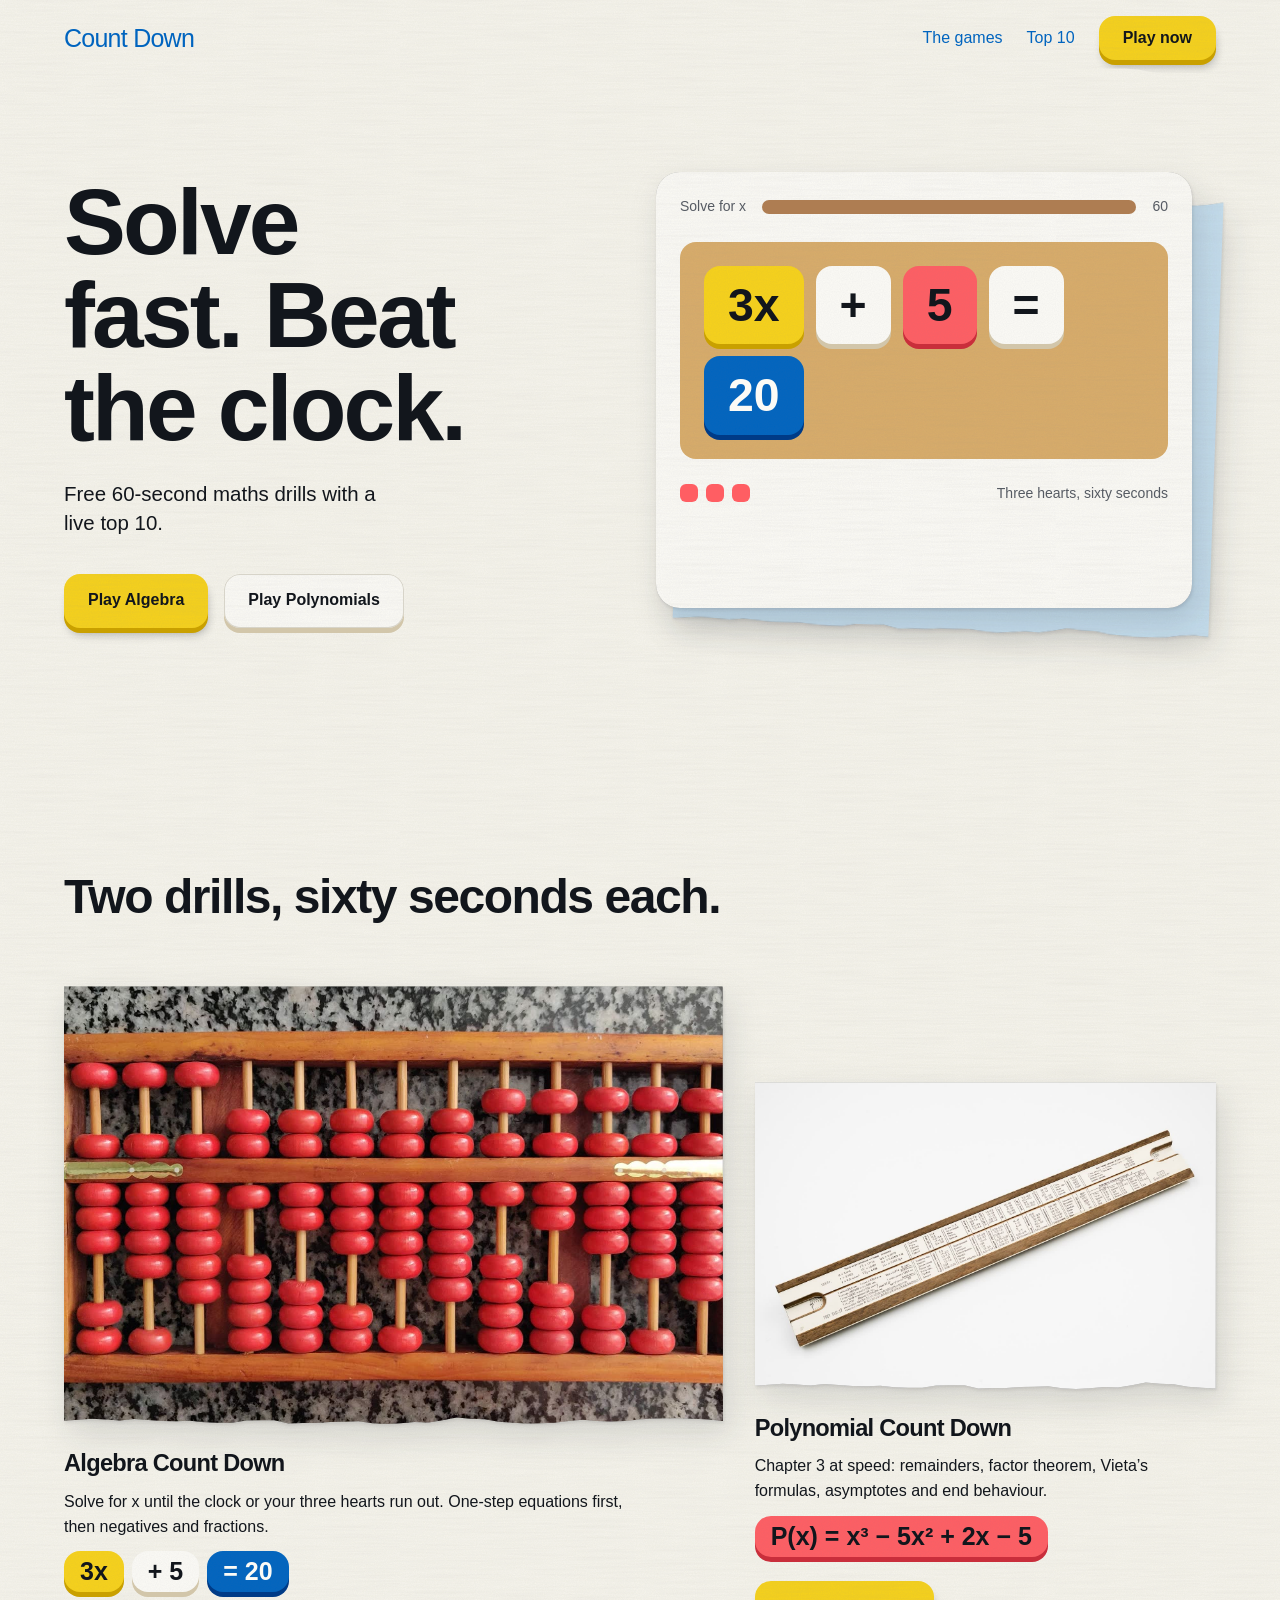
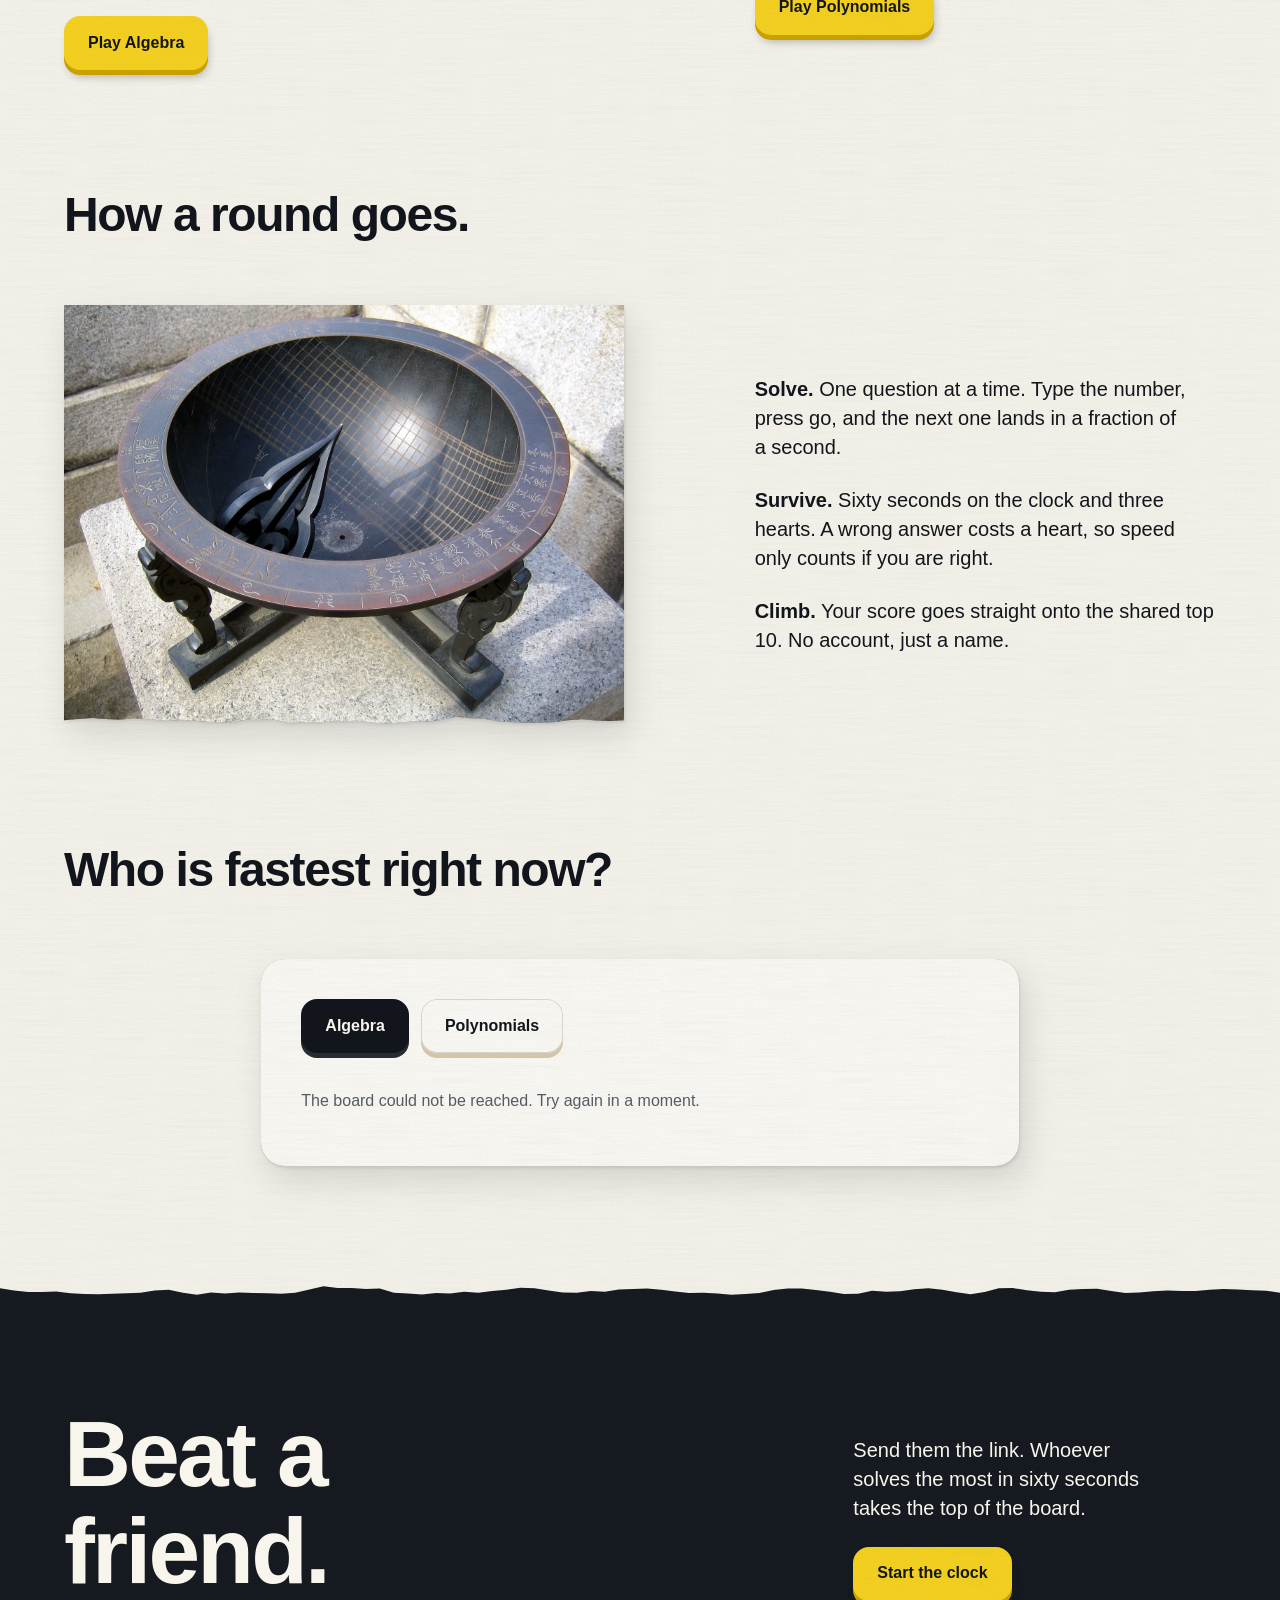
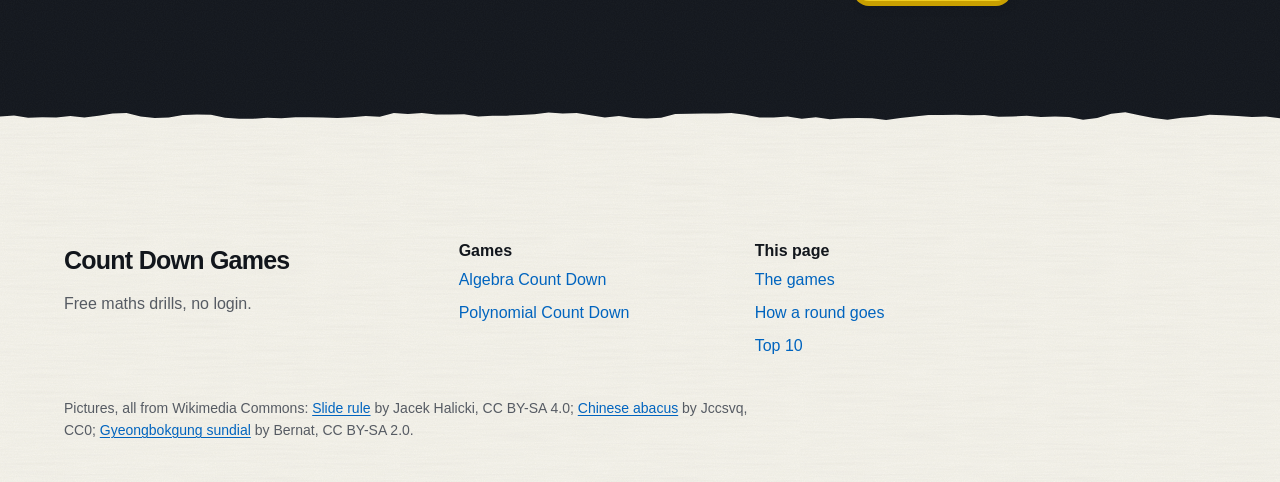
<file: index.html>
<!DOCTYPE html>
<html lang="en">
<head>
<meta charset="utf-8">
<meta name="viewport" content="width=device-width, initial-scale=1">
<title>Count Down Games: free 60-second maths drills</title>
<meta name="description" content="Free 60-second maths drills for high school students. Algebra Count Down and Polynomial Count Down, with a live top 10 and no login.">
<link rel="preconnect" href="https://api.fontshare.com">
<link href="https://api.fontshare.com/v2/css?f[]=chillax@500,600&display=swap" rel="stylesheet">
<link rel="stylesheet" href="index.css">
</head>
<body>

<header class="nav" data-tear="bottom">
  <div class="wrap">
    <a class="mark" href="#top">Count Down</a>
    <ul>
      <li><a href="#games">The games</a></li>
      <li><a href="#leaderboard">Top 10</a></li>
      <li><a class="btn btn--primary" href="#games">Play now</a></li>
    </ul>
  </div>
</header>

<main id="top">
  <section class="hero">
    <div class="wrap cols">
      <div class="hero-copy">
        <h1>Solve fast. Beat the clock.</h1>
        <p class="lead">Free 60-second maths drills with a live top 10.</p>
        <div class="hero-actions">
          <a class="btn btn--primary" href="algebra.html">Play Algebra</a>
          <a class="btn" href="polynomial.html">Play Polynomials</a>
        </div>
      </div>
      <div class="stage" aria-hidden="true">
        <div class="sheet mat"><div class="paper" data-tear="all"></div></div>
        <div class="sheet round">
          <div class="paper"></div>
          <div class="round-in">
            <div class="round-top"><span>Solve for x</span><div class="timer"><i></i></div><span class="num">60</span></div>
            <div class="kraft">
              <span class="tile tile--a tile--pop">3x</span>
              <span class="tile">+</span>
              <span class="tile tile--b">5</span>
              <span class="tile">=</span>
              <span class="tile tile--c">20</span>
            </div>
            <div class="round-foot"><div class="hearts"><i></i><i></i><i></i></div><span>Three hearts, sixty seconds</span></div>
          </div>
        </div>
      </div>
    </div>
  </section>

  <section class="band" id="games">
    <div class="wrap">
      <h2>Two drills, sixty seconds each.</h2>
      <div class="cols games">
        <article class="game game--a">
          <div class="sheet"><div class="photo" data-tear="bottom"><img src="assets/abacus.jpg" width="1600" height="869" alt="A wooden abacus with red beads"></div></div>
          <div class="info">
            <h3>Algebra Count Down</h3>
            <p>Solve for x until the clock or your three hearts run out. One-step equations first, then negatives and fractions.</p>
            <div class="eqs" aria-label="A sample question"><span class="tile tile--a">3x</span><span class="tile">+ 5</span><span class="tile tile--c">= 20</span></div>
            <div class="actions"><a class="btn btn--primary" href="algebra.html">Play Algebra</a></div>
          </div>
        </article>
        <article class="game game--b">
          <div class="sheet"><div class="photo" data-tear="bottom"><img src="assets/sliderule.jpg" width="1600" height="963" alt="A wooden slide rule with a printed table of constants"></div></div>
          <div class="info">
            <h3>Polynomial Count Down</h3>
            <p>Chapter 3 at speed: remainders, factor theorem, Vieta’s formulas, asymptotes and end behaviour.</p>
            <div class="eqs" aria-label="A sample question"><span class="tile tile--b">P(x) = x³ − 5x² + 2x − 5</span></div>
            <div class="actions"><a class="btn btn--primary" href="polynomial.html">Play Polynomials</a></div>
          </div>
        </article>
      </div>
    </div>
  </section>

  <section class="band" id="round">
    <div class="wrap">
      <h2>How a round goes.</h2>
      <div class="cols how">
        <div class="photo-wrap sheet"><div class="photo" data-tear="bottom"><img src="assets/sundial.jpg" width="1600" height="1200" alt="A bronze sundial bowl with an engraved grid"></div></div>
        <div class="steps">
          <p><b>Solve.</b> One question at a time. Type the number, press go, and the next one lands in a fraction of a second.</p>
          <p><b>Survive.</b> Sixty seconds on the clock and three hearts. A wrong answer costs a heart, so speed only counts if you are right.</p>
          <p><b>Climb.</b> Your score goes straight onto the shared top 10. No account, just a name.</p>
        </div>
      </div>
    </div>
  </section>

  <section class="band board" id="leaderboard">
    <div class="wrap">
      <h2>Who is fastest right now?</h2>
      <div class="cols">
        <div class="sheet board-sheet">
          <div class="paper"></div>
          <div class="board-in">
            <div class="tabs" role="group" aria-label="Choose a leaderboard">
              <button class="btn" data-g="algebra" aria-pressed="true">Algebra</button>
              <button class="btn" data-g="polynomial" aria-pressed="false">Polynomials</button>
            </div>
            <ol class="rows" id="rows" aria-live="polite"><li class="msg">Loading the top 10…</li></ol>
          </div>
        </div>
      </div>
    </div>
  </section>

  <section class="cta" data-tear="both">
    <div class="wrap cols">
      <h2>Beat a friend.</h2>
      <div class="side">
        <p>Send them the link. Whoever solves the most in sixty seconds takes the top of the board.</p>
        <a class="btn btn--primary" href="algebra.html">Start the clock</a>
      </div>
    </div>
  </section>
</main>

<footer class="foot">
  <div class="wrap cols">
    <div class="brand"><a class="mark" href="#top">Count Down Games</a><p>Free maths drills, no login.</p></div>
    <nav aria-label="Games"><h3>Games</h3><a href="algebra.html">Algebra Count Down</a><a href="polynomial.html">Polynomial Count Down</a></nav>
    <nav aria-label="On this page"><h3>This page</h3><a href="#games">The games</a><a href="#round">How a round goes</a><a href="#leaderboard">Top 10</a></nav>
    <p class="credits">Pictures, all from Wikimedia Commons:
      <a href="https://commons.wikimedia.org/wiki/File:2023_Suwak_logarytmiczny_(2).jpg">Slide rule</a> by Jacek Halicki, CC BY-SA 4.0;
      <a href="https://commons.wikimedia.org/w/index.php?curid=107274996">Chinese abacus</a> by Jccsvq, CC0;
      <a href="https://commons.wikimedia.org/w/index.php?curid=2798816">Gyeongbokgung sundial</a> by Bernat, CC BY-SA 2.0.</p>
  </div>
</footer>

<script>
(function(){
  /* torn paper edges: seeded value noise along the cut side */
  function rnd(i){ var x = Math.sin(i * 127.1 + 311.7) * 43758.5453; return x - Math.floor(x); }
  function noise(i){ var a = Math.floor(i), f = i - a, t = f * f * (3 - 2 * f); return rnd(a) * (1 - t) + rnd(a + 1) * t; }
  function edge(w, seed, amp){ var pts = [], n = Math.max(8, Math.round(w / 14)); for(var i = 0; i <= n; i++){ pts.push([w * i / n, noise(seed + i * 0.35) * amp + noise(seed * 3 + i * 1.7) * amp * 0.4]); } return pts; }
  function tear(el){
    var mode = el.getAttribute("data-tear"), w = el.offsetWidth, h = el.offsetHeight, amp = 7, seed = (el.offsetTop % 97) + 3, p = [], i, e;
    if(!w || !h) return;
    var top = mode === "top" || mode === "both" || mode === "all", bot = mode === "bottom" || mode === "both" || mode === "all";
    if(top){ e = edge(w, seed, amp); for(i = 0; i < e.length; i++) p.push(e[i][0] + "px " + e[i][1] + "px"); } else { p.push("0 0", "100% 0"); }
    if(bot){ e = edge(w, seed + 41, amp); for(i = e.length - 1; i >= 0; i--) p.push(e[i][0] + "px " + (h - e[i][1]) + "px"); } else { p.push("100% 100%", "0 100%"); }
    el.style.clipPath = "polygon(" + p.join(",") + ")";
  }
  function tearAll(){ document.querySelectorAll("[data-tear]").forEach(tear); }
  tearAll();
  if("ResizeObserver" in window){ var ro = new ResizeObserver(tearAll); document.querySelectorAll("[data-tear]").forEach(function(el){ ro.observe(el); }); }
  window.addEventListener("load", tearAll);

  /* live top 10 */
  var SB="https://ydxsmynagzcdrwxjigjh.supabase.co";
  var KEY="eyJhbGciOiJIUzI1NiIsInR5cCI6IkpXVCJ9.eyJpc3MiOiJzdXBhYmFzZSIsInJlZiI6InlkeHNteW5hZ3pjZHJ3eGppZ2poIiwicm9sZSI6ImFub24iLCJpYXQiOjE3OTU1MjcyODUsImV4cCI6MjExMTEwMzI4NX0.hHm3HX70GkGYsO0CjVCzieZWcDXFQ_c0QYhM-qYTuAs";
  var rows=document.getElementById("rows");
  function show(list,text){
    rows.textContent="";
    if(!list||!list.length){ var li=document.createElement("li"); li.className="msg"; li.textContent=text; rows.appendChild(li); return; }
    list.slice(0,10).forEach(function(r,i){
      var li=document.createElement("li");
      var a=document.createElement("span"); a.className="rk"; a.textContent=i+1;
      var b=document.createElement("span"); b.className="nm"; b.textContent=String(r.name);
      var c=document.createElement("span"); c.className="sc"; c.textContent=r.score;
      li.append(a,b,c); rows.appendChild(li);
    });
  }
  function load(g){
    show(null,"Loading the top 10…");
    var done=false, t=setTimeout(function(){ if(!done){done=true; show(null,"The board could not be reached. Try again in a moment.");} },9000);
    fetch(SB+"/rest/v1/rpc/top10",{method:"POST",headers:{apikey:KEY,Authorization:"Bearer "+KEY,"Content-Type":"application/json"},body:JSON.stringify({g:g})})
      .then(function(r){ if(!r.ok) throw 0; return r.json(); })
      .then(function(d){ if(done) return; done=true; clearTimeout(t); show(d,"No scores yet. Be the first."); })
      .catch(function(){ if(done) return; done=true; clearTimeout(t); show(null,"The board could not be reached. Try again in a moment."); });
  }
  document.querySelectorAll(".tabs .btn").forEach(function(b){
    b.addEventListener("click",function(){
      document.querySelectorAll(".tabs .btn").forEach(function(x){ x.setAttribute("aria-pressed",x===b); });
      load(b.dataset.g);
    });
  });
  load("algebra");
})();
</script>
</body>
</html>
</file>
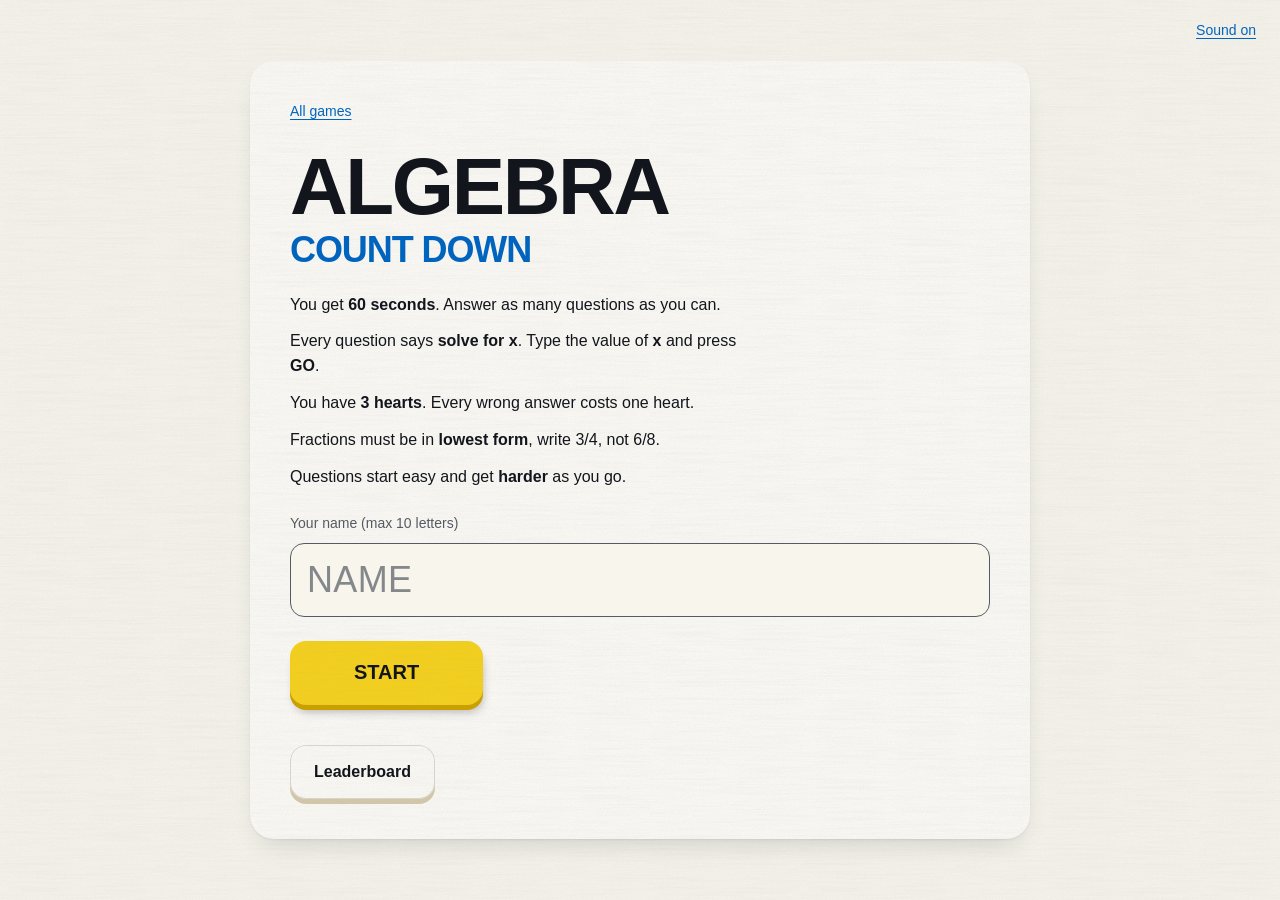
<file: algebra.html>
<!DOCTYPE html>
<html lang="en">
<head>
<meta name="description" content="Free 60-second maths drills with a live top 10.">
<meta charset="utf-8">
<meta name="viewport" content="width=device-width, initial-scale=1, maximum-scale=1, user-scalable=no">
<title>Algebra Count Down</title>
<link rel="preconnect" href="https://api.fontshare.com">
<link href="https://api.fontshare.com/v2/css?f[]=chillax@500,600&display=swap" rel="stylesheet">
<link rel="stylesheet" href="game.css">
</head>
<body>
<div id="app">

  <!-- ============ START ============ -->
  <section class="screen on" id="s-start">
    <div class="card">
      <a class="backlink" href="./">All games</a>
      <h1 class="logo"><span class="a">ALGEBRA</span><span class="b">COUNT DOWN</span></h1>

      <div class="mascot" id="mascot"></div>

      <ul class="rules">
        <li><span class="ic"></span><span>You get <b>60 seconds</b>. Answer as many questions as you can.</span></li>
        <li><span class="ic"></span><span>Every question says <b>solve for x</b>. Type the value of <b>x</b> and press <b>GO</b>.</span></li>
        <li><span class="ic"></span><span>You have <b>3 hearts</b>. Every wrong answer costs one heart.</span></li>
        <li><span class="ic"></span><span>Fractions must be in <b>lowest form</b>, write 3/4, not 6/8.</span></li>
        <li><span class="ic"></span><span>Questions start easy and get <b>harder</b> as you go.</span></li>
      </ul>

      <div class="namewrap">
        <label for="nameInput">Your name (max 10 letters)</label>
        <input id="nameInput" type="text" maxlength="10" autocomplete="off" autocapitalize="characters"
               spellcheck="false" placeholder="NAME" value="">
      </div>

      <div class="row">
        <button class="btn go big" id="startBtn">START</button>
      </div>
      <div class="row" style="margin-top:clamp(10px,1.8vmin,18px)">
        <button class="btn ghost" id="lbBtnStart">Leaderboard</button>
      </div>

      
    </div>
  </section>

  <!-- ============ 3-2-1 ============ -->
  <section class="screen" id="s-count">
    <div id="countNum">3</div>
    <div id="countHint">GET READY</div>
  </section>

  <!-- ============ PLAY ============ -->
  <section class="screen" id="s-play">
    <div class="hud">
      <div class="hearts" id="hearts" aria-label="lives remaining"></div>

      <div class="timerwrap">
        <div class="timerbar"><div id="timerfill"></div></div>
        <div id="clock">60</div>
      </div>

      <div class="scorebox">
        <span class="lbl">SCORE</span>
        <span id="score">0</span>
      </div>

      <button class="iconbtn" id="muteBtn2" title="Sound on/off">Sound on</button>
    </div>

    <div class="qcard" id="qcard">
      <div class="prompt">Solve for x</div>
      <div class="eq" id="eq">x + 3 = 9</div>
      <div id="feedback"></div>
    </div>

    <div class="answerRow">
      <input id="answer" type="text" inputmode="none" autocomplete="off" autocorrect="off"
             autocapitalize="off" spellcheck="false" maxlength="7" placeholder="x = ?">
      <button class="btn go" id="goBtn">GO</button>
    </div>

    <div class="keypad" id="keypad">
      <button class="key" data-k="7">7</button>
      <button class="key" data-k="8">8</button>
      <button class="key" data-k="9">9</button>
      <button class="key" data-k="del">Del</button>
      <button class="key" data-k="4">4</button>
      <button class="key" data-k="5">5</button>
      <button class="key" data-k="6">6</button>
      <button class="key" data-k="neg">−</button>
      <button class="key" data-k="1">1</button>
      <button class="key" data-k="2">2</button>
      <button class="key" data-k="3">3</button>
      <button class="key" data-k="slash">/</button>
      <button class="key" data-k="0">0</button>
      <button class="key goKey" data-k="go">GO</button>
    </div>
  </section>

  <!-- ============ END ============ -->
  <section class="screen" id="s-end">
    <div class="card">
      <div class="mascot" id="mascot2"></div>
      <h2 class="headline" id="endTitle">Time's up!</h2>
      <div class="bigscore"><span id="finalScore">0</span><small>CORRECT ANSWERS</small></div>
      <p class="endmsg" id="endMsg"></p>
      <div class="row">
        <button class="btn go big" id="againBtn">PLAY AGAIN</button>
      </div>
      <div class="row" style="margin-top:clamp(10px,1.8vmin,18px)">
        <button class="btn ghost" id="lbBtnEnd">Leaderboard</button>
        <button class="btn ghost" id="homeBtn">Home</button>
      </div>

      
    </div>
  </section>

  <!-- ============ LEADERBOARD ============ -->
  <section class="screen" id="s-board">
    <div class="card">
      <h2 class="lbtitle">Top 10</h2>
      <ol id="lbList"><li class="msg">Loading…</li></ol>
      <div class="lbfoot">
        <button class="btn ghost" id="lbClose">BACK</button>
      </div>
    </div>
  </section>

  

  <div class="topbar">
    <button class="iconbtn" id="muteBtn" title="Sound on/off">Sound on</button>
  </div>
</div>



<script>
(function(){
"use strict";

/* =========================================================
   CONFIG, the only things you should need to change
   ========================================================= */
var CONFIG = {
  DURATION: 60,          // seconds per round
  HEARTS: 3,             // lives
  NAME_MAX: 10,          // letters allowed in a name
  REQUIRE_REDUCED: true, // true = 6/8 is marked wrong ("reduce it!")

  /* Paste your Google Apps Script Web App URL here, ending in /exec
     Leave "" to run with a leaderboard stored on this device only.   */
  LEADERBOARD_URL: ""
};

/* =========================================================
   Small helpers
   ========================================================= */
function $(s){ return document.querySelector(s); }
function R(a,b){ return a + Math.floor(Math.random()*(b-a+1)); }
function coin(p){ return Math.random() < p; }
function pick(a){ return a[Math.floor(Math.random()*a.length)]; }
function shuffle(a){ for(var i=a.length-1;i>0;i--){var j=Math.floor(Math.random()*(i+1));var t=a[i];a[i]=a[j];a[j]=t;} return a; }
function gcd(a,b){ a=Math.abs(a); b=Math.abs(b); while(b){ var t=b; b=a%b; a=t; } return a||1; }
function reduce(n,d){ if(d<0){ n=-n; d=-d; } var g=gcd(n,d); return [n/g, d/g]; }
function num(n){ return n<0 ? "\u2212"+Math.abs(n) : ""+n; }
function signed(n){ return n<0 ? "\u2212 "+Math.abs(n) : "+ "+n; }
function fmtFrac(f){
  var n=f[0], d=f[1];
  var head = n<0 ? "\u2212"+Math.abs(n) : ""+n;
  return d===1 ? head : head+"/"+d;
}

/* =========================================================
   Question generators
   Each returns { t: "equation text", f: [numerator, denominator] }
   Denominators are always kept positive and reduced.
   ========================================================= */
var NICE_FRACTIONS = [[1,2],[1,3],[2,3],[1,4],[3,4],[1,5],[2,5],[3,5],[4,5],[1,6],[5,6]];

/* ---- one step (easy) ---- */
function gAdd(){ var a=R(2,12), x=R(1,12); return {t:"x + "+a+" = "+(x+a), f:[x,1]}; }
function gSub(){ var a=R(2,15), b=R(2,20), x=a+b; return {t:"x \u2212 "+a+" = "+b, f:[x,1]}; }
function gMul(){ var a=R(2,9), x=R(2,12); return {t:a+"x = "+(a*x), f:[x,1]}; }
function gMulFrac(){                                  // qx = p  ->  x = p/q
  var fr = pick(NICE_FRACTIONS);
  var p = fr[0] * (coin(.35) ? -1 : 1);
  return {t: fr[1]+"x = "+num(p), f:[p, fr[1]]};
}
function gDiv(){ var a=R(2,9), b=R(2,12); return {t:"x/"+a+" = "+b, f:[a*b,1]}; }

/* ---- two step (harder) ---- */
function gAxB(){ var a=R(2,9), x=R(1,12), b=R(2,15); return {t:a+"x + "+b+" = "+(a*x+b), f:[x,1]}; }
function gAxMinusB(){ var a=R(2,9), x=R(2,12), b=R(2,15); var c=a*x-b; return {t:a+"x \u2212 "+b+" = "+num(c), f:[x,1]}; }
function gDivPlusB(){ var q=R(2,6), k=R(2,12), b=R(2,15); return {t:"x/"+q+" + "+b+" = "+(k+b), f:[q*k,1]}; }
function gDivMinusB(){ var q=R(2,6), k=R(3,14), b=R(2,k); return {t:"x/"+q+" \u2212 "+b+" = "+(k-b), f:[q*k,1]}; }

/* ---- two step with negatives (questions 8+) ---- */
function gNegAdd(){ var a=R(2,14), x=-R(2,15); return {t:"x + "+a+" = "+num(x+a), f:[x,1]}; }
function gNegSub(){ var a=R(2,14), x=-R(1,10); return {t:"x \u2212 "+a+" = "+num(x-a), f:[x,1]}; }
function gNegMul(){
  var a=R(2,9), x=-R(1,10);
  return coin(.5) ? {t:"\u2212"+a+"x = "+num(-a*x), f:[x,1]}   // -ax = +b
                  : {t: a+"x = "+num(a*x), f:[x,1]};          //  ax = -b
}
function gTwoStep(){
  var a = coin(.35) ? -R(2,7) : R(2,7);
  var x = coin(.5) ? -R(1,10) : R(1,10);
  var b = (coin(.5)?-1:1) * R(2,14);
  var c = a*x + b;
  var coef = (a===1) ? "x" : (a===-1 ? "\u2212x" : num(a)+"x");
  return {t: coef+" "+signed(b)+" = "+num(c), f:[x,1]};
}
function gTwoStepDiv(){
  var q=R(2,8), k=(coin(.5)?-1:1)*R(1,10), b=(coin(.5)?-1:1)*R(2,14);
  var c = k + b;
  return {t:"x/"+q+" "+signed(b)+" = "+num(c), f:[q*k,1]};
}
function gTwoStepFrac(){
  var fr = pick(NICE_FRACTIONS);
  var p = fr[0] * (coin(.3) ? -1 : 1), q = fr[1];
  var b = R(2,14);
  return {t: q+"x + "+b+" = "+num(p+b), f:[p,q]};
}

/* =========================================================
   Difficulty ladder
   Q1-4   : one step, no negatives
   Q5-7   : mixed one + two step, no negatives
   Q8+    : two step, negatives and fractions allowed
   Each tier is dealt from a shuffled bag so there is variety
   and no question is repeated until the bag runs out.
   ========================================================= */
var TIER1 = [gAdd, gSub, gMul, gDiv];
var TIER2 = [gAdd, gSub, gMul, gDiv, gAxB, gAxMinusB, gDivPlusB, gDivMinusB];
var TIER3 = [gTwoStep, gTwoStepDiv, gTwoStepFrac, gNegMul, gMulFrac, gNegAdd, gNegSub,
             gAxB, gAxMinusB, gDivPlusB, gDivMinusB, gMul, gSub];

var bags = {};
function drawFrom(key, builders){
  var bag = bags[key];
  if(!bag || !bag.length){ bag = shuffle(builders.slice()); bags[key] = bag; }
  return bag.pop()();
}
function newQuestion(index){
  if(index <= 4)  return drawFrom("t1", TIER1);
  if(index <= 7)  return drawFrom("t2", TIER2);
  return drawFrom("t3", TIER3);
}

/* =========================================================
   Sound (generated, no files needed)
   ========================================================= */
var actx = null, muted = false;
try{ muted = localStorage.getItem("acd_muted") === "1"; }catch(e){}
function audio(){
  if(!actx){ try{ actx = new (window.AudioContext||window.webkitAudioContext)(); }catch(e){ actx = null; } }
  if(actx && actx.state === "suspended"){ actx.resume(); }
  return actx;
}
function tone(freq, start, dur, type, vol){
  if(muted) return;
  var a = audio(); if(!a) return;
  var o = a.createOscillator(), g = a.createGain();
  o.type = type || "sine"; o.frequency.value = freq;
  var t0 = a.currentTime + start;
  g.gain.setValueAtTime(0, t0);
  g.gain.linearRampToValueAtTime(vol || .16, t0 + .012);
  g.gain.exponentialRampToValueAtTime(.0001, t0 + dur);
  o.connect(g); g.connect(a.destination);
  o.start(t0); o.stop(t0 + dur + .02);
}
function sfxOk(){ tone(880,0,.09,"triangle",.15); tone(1320,.07,.13,"triangle",.13); }
function sfxBad(){ tone(210,0,.16,"sawtooth",.12); tone(150,.11,.22,"sawtooth",.11); }
function sfxTick(){ tone(660,0,.08,"sine",.12); }
function sfxGo(){ tone(520,0,.12,"square",.12); tone(780,.1,.18,"square",.11); }
function sfxWin(){ [523,659,784,1047].forEach(function(f,i){ tone(f, i*.13, .26, "triangle", .14); }); }

/* =========================================================
   Screens
   ========================================================= */
function show(id){
  document.querySelectorAll(".screen").forEach(function(s){ s.classList.remove("on"); });
  var el = document.getElementById(id);
  el.classList.add("on");
  var hideChrome = (id === "s-play" || id === "s-count");
  document.querySelector(".topbar").style.display = hideChrome ? "none" : "flex";
}

/* =========================================================
   Game state
   ========================================================= */
var S = {
  score:0, hearts:0, index:0, cur:null,
  running:false, locked:false, streak:0,
  t0:0, timeLeft:CONFIG.DURATION, raf:null, pending:null,
  playerName:""
};

var elHearts=$("#hearts"), elEq=$("#eq"), elFb=$("#feedback"),
    elScore=$("#score"), elClock=$("#clock"), elFill=$("#timerfill"),
    elAnswer=$("#answer"), elCard=$("#qcard");

/* ---------- name ---------- */
try{ var savedName = localStorage.getItem("acd_name") || ""; }catch(e){ var savedName=""; }
$("#nameInput").value = savedName;

$("#nameInput").addEventListener("input", function(){
  this.value = this.value.replace(/[^A-Za-z0-9 ]/g,"").slice(0,CONFIG.NAME_MAX).toUpperCase();
});

/* ---------- mute ---------- */
function syncMute(){
  $("#muteBtn").textContent  = muted ? "Sound off" : "Sound on";
  $("#muteBtn2").textContent = muted ? "Sound off" : "Sound on";
}
function toggleMute(){
  muted = !muted;
  syncMute();
  try{ localStorage.setItem("acd_muted", muted ? "1":"0"); }catch(e){}
}
$("#muteBtn").addEventListener("click", toggleMute);
$("#muteBtn2").addEventListener("click", toggleMute);
syncMute();

/* =========================================================
   Hearts + HUD
   ========================================================= */
function drawHearts(){
  elHearts.innerHTML = "";
  for(var i=0;i<CONFIG.HEARTS;i++){
    var s = document.createElement("span");
    s.className = "heart" + (i < S.hearts ? "" : " lost");
    
    elHearts.appendChild(s);
  }
}
function loseHeart(){
  if(S.hearts>0) S.hearts--;
  var nodes = elHearts.children;
  for(var i=0;i<nodes.length;i++){
    nodes[i].className = "heart" + (i < S.hearts ? "" : " lost");
  }
  var lostNode = nodes[S.hearts];
  if(lostNode) lostNode.classList.add("pulse");
}

/* =========================================================
   Face
   ========================================================= */
function setFace(which){
  var m1 = $("#mouth"), m2 = $("#mouth2");
  var cfg = {
    idle:  {d:"M76 122 Q100 146 124 122", fill:"none"},
    happy: {d:"M72 116 Q100 156 128 116", fill:"none"},
    sad:   {d:"M76 138 Q100 116 124 138", fill:"none"},
    cheer: {d:"M74 114 Q100 162 126 114 Z", fill:"#ff7b7b"},
    wow:   {d:"M100 112 m-14 0 a14 14 0 1 0 28 0 a14 14 0 1 0 -28 0", fill:"#ff7b7b"}
  }[which] || {d:"M76 122 Q100 146 124 122", fill:"none"};
  [m1,m2].forEach(function(m){
    if(!m) return;
    m.setAttribute("d", cfg.d);
    m.setAttribute("fill", cfg.fill);
  });
  $("#mascot").classList.toggle("cheer", which === "cheer");
  $("#mascot2").classList.toggle("cheer", which === "cheer");
}

/* =========================================================
   Timer
   ========================================================= */
function updateTimerUI(){
  var t = S.timeLeft;
  elClock.textContent = Math.ceil(t);
  elFill.style.width = Math.max(0, (t/CONFIG.DURATION)*100) + "%";
  var cls = t <= 10 ? "danger" : (t <= 25 ? "warn" : "");
  elFill.className = cls;
  elClock.className = cls;
}
function tick(now){
  if(!S.running) return;
  var elapsed = (now - S.t0)/1000;
  S.timeLeft = CONFIG.DURATION - elapsed;
  if(S.timeLeft <= 0){ S.timeLeft = 0; updateTimerUI(); endGame(true); return; }
  updateTimerUI();
  S.raf = requestAnimationFrame(tick);
}

/* =========================================================
   Start / countdown
   ========================================================= */
function beginRound(){
  var nm = $("#nameInput").value.trim().slice(0,CONFIG.NAME_MAX);
  S.playerName = nm || "PLAYER";
  try{ localStorage.setItem("acd_name", S.playerName); }catch(e){}

  S.score = 0; S.hearts = CONFIG.HEARTS; S.index = 0;
  S.streak = 0; S.locked = false; S.running = false; S.timeLeft = CONFIG.DURATION;
  bags = {};
  elScore.textContent = "0";
  drawHearts();
  updateTimerUI();
  setFace("idle");

  show("s-count");
  countdown(3);
}

function countdown(n){
  var el = $("#countNum");
  el.textContent = n;
  el.style.animation = "none";
  void el.offsetWidth;
  el.style.animation = "";
  sfxTick();
  if(n > 1){
    setTimeout(function(){ countdown(n-1); }, 700);
  } else {
    setTimeout(function(){
      $("#countNum").textContent = "GO!";
      sfxGo();
      setTimeout(startPlay, 420);
    }, 700);
  }
}

function startPlay(){
  show("s-play");
  S.running = true;
  S.t0 = performance.now();
  updateTimerUI();
  nextQuestion();
  S.raf = requestAnimationFrame(tick);
}

/* =========================================================
   Questions
   ========================================================= */
function fitEq(){
  elEq.style.fontSize = "";
  var card = elEq.parentElement, cs = getComputedStyle(card);
  var avail = card.clientWidth - parseFloat(cs.paddingLeft) - parseFloat(cs.paddingRight);
  var w = elEq.scrollWidth;
  if(w > avail){ elEq.style.fontSize = Math.max(16, parseFloat(getComputedStyle(elEq).fontSize) * avail / w - 1) + "px"; }
}
window.addEventListener("resize", function(){ if(S.running) fitEq(); });
function nextQuestion(){
  S.index++;
  S.cur = newQuestion(S.index);
  elEq.innerHTML = renderEq(S.cur.t);
  elAnswer.value = "";
  elAnswer.classList.remove("badflash");
  elFb.textContent = "";
  elFb.className = "";
  S.locked = false;
  fitEq();
  elAnswer.focus({preventScroll:true});
}

function renderEq(t){
  // x → coloured, everything else plain
  return t.replace(/(^|[^A-Za-z0-9])x(?![A-Za-z0-9])/g, function(m, pre){
    return pre + '<span class="var">x</span>';
  });
}

/* =========================================================
   Answer checking
   ========================================================= */
function parseAnswer(raw){
  var s = String(raw).toLowerCase().replace(/\s+/g,"").replace(/\u2212/g,"-");
  s = s.replace(/^x=?/, "");
  if(!s) return null;
  if(/^-?\d+$/.test(s)) return [parseInt(s,10), 1];
  var m = s.match(/^(-?\d+)\/(-?\d+)$/);
  if(m){
    var d = parseInt(m[2],10);
    if(d === 0) return null;
    return [parseInt(m[1],10), d];
  }
  return null;
}

function submitAnswer(){
  if(!S.running || S.locked) return;
  var parsed = parseAnswer(elAnswer.value);

  if(parsed === null){
    elFb.textContent = "Type a number, like 7 or \u22123/4";
    elFb.className = "hint";
    elAnswer.classList.add("badflash");
    setTimeout(function(){ elAnswer.classList.remove("badflash"); }, 400);
    return;
  }

  var red = reduce(parsed[0], parsed[1]);
  var truth = S.cur.f;
  var isRight = (red[0] === truth[0] && red[1] === truth[1]);
  var wasReduced = (parsed[0] === red[0] && parsed[1] === red[1]);

  if(isRight && wasReduced){
    /* ---------- correct ---------- */
    S.locked = true;
    S.score++; S.streak++;
    elScore.textContent = S.score;
    elScore.classList.remove("bump"); void elScore.offsetWidth; elScore.classList.add("bump");
    elFb.textContent = S.streak >= 4 ? "" + S.streak + " in a row!" : "Correct!";
    elFb.className = "ok";
    setFace("happy");
    sfxOk();
    setTimeout(function(){
      if(!S.running) return;
      setFace("idle");
      nextQuestion();
    }, 170);
    return;
  }

  /* ---------- wrong ---------- */
  S.locked = true;
  S.streak = 0;
  elCard.classList.remove("shake"); void elCard.offsetWidth; elCard.classList.add("shake");
  elAnswer.classList.add("badflash");
  setFace("sad");
  sfxBad();

  if(isRight && !wasReduced && CONFIG.REQUIRE_REDUCED){
    elFb.textContent = "Right value, but reduce! Write " + fmtFrac(truth);
  } else {
    elFb.textContent = "x = " + fmtFrac(truth);
  }
  elFb.className = "bad";

  loseHeart();

  S.pending = setTimeout(function(){
    if(!S.running) return;
    elAnswer.classList.remove("badflash");
    setFace("idle");
    if(S.hearts <= 0){ endGame(false); return; }
    nextQuestion();
  }, 1150);
}

/* =========================================================
   End of round
   ========================================================= */
function endGame(survived){
  if(!S.running) return;
  S.running = false;
  if(S.raf) cancelAnimationFrame(S.raf);
  if(S.pending){ clearTimeout(S.pending); S.pending = null; }
  elAnswer.blur();

  $("#finalScore").textContent = S.score;
  var title = $("#endTitle"), msg = $("#endMsg");

  if(survived){
    title.textContent = "Time's up, you survived!";
    title.className = "headline win";
    setFace("cheer");
    sfxWin();
    confetti();
    msg.textContent = S.score === 0
      ? "You made it to the end with no correct answers, give it another go!"
      : "Nice work, " + S.playerName + "! Your score is being sent to the leaderboard.";
  } else {
    title.textContent = "Out of hearts!";
    title.className = "headline lose";
    setFace("sad");
    msg.textContent = "You ran out of hearts after " + S.score +
      " correct answer" + (S.score === 1 ? "" : "s") + ". You need to survive the full minute to get on the leaderboard, try again!";
  }

  show("s-end");

  if(survived && S.score > 0){
    submitScore(S.playerName, S.score, function(){
      msg.textContent = "Nice work, " + S.playerName + "! You scored " + S.score + ". Check the leaderboard!";
    });
  }
}

function confetti(){
  var wrap = document.createElement("div");
  wrap.className = "confetti";
  var colours = ["oklch(87% 0.175 96)","oklch(70% 0.2 22)","oklch(50% 0.17 250)","oklch(82% 0.15 152)"];
  for(var i=0;i<60;i++){
    var p = document.createElement("i");
    p.style.left = Math.random()*100 + "vw";
    p.style.background = colours[Math.floor(Math.random()*colours.length)];
    p.style.animationDuration = (1.6 + Math.random()*1.8) + "s";
    p.style.animationDelay = (Math.random()*.5) + "s";
    p.style.transform = "rotate(" + (Math.random()*360) + "deg)";
    wrap.appendChild(p);
  }
  document.body.appendChild(wrap);
  setTimeout(function(){ wrap.remove(); }, 4200);
}

/* =========================================================
   Leaderboard
   ========================================================= */
var lastBoard = null, lastMyScore = null;

var SB_URL = "https://ydxsmynagzcdrwxjigjh.supabase.co";
var SB_KEY = "eyJhbGciOiJIUzI1NiIsInR5cCI6IkpXVCJ9.eyJpc3MiOiJzdXBhYmFzZSIsInJlZiI6InlkeHNteW5hZ3pjZHJ3eGppZ2poIiwicm9sZSI6ImFub24iLCJpYXQiOjE3OTU1MjcyODUsImV4cCI6MjExMTEwMzI4NX0.hHm3HX70GkGYsO0CjVCzieZWcDXFQ_c0QYhM-qYTuAs";
var GAME_ID = "algebra";
function sbHeaders(){ return {"apikey":SB_KEY,"Authorization":"Bearer "+SB_KEY,"Content-Type":"application/json"}; }

function loadBoard(cb){
  var done = false;
  var t = setTimeout(function(){ if(!done){ done = true; cb(null, true); } }, 10000);
  fetch(SB_URL + "/rest/v1/rpc/top10", {method:"POST", headers:sbHeaders(), body:JSON.stringify({g:GAME_ID})})
    .then(function(r){ if(!r.ok) throw 0; return r.json(); })
    .then(function(rows){ if(done) return; done = true; clearTimeout(t); cb(rows, true); })
    .catch(function(){ if(done) return; done = true; clearTimeout(t); cb(null, true); });
}

function submitScore(name, score, after){
  lastMyScore = score;
  var fin = function(){ if(after) after(); };
  fetch(SB_URL + "/rest/v1/scores", {method:"POST", headers:Object.assign(sbHeaders(),{"Prefer":"return=minimal"}),
    body:JSON.stringify({game:GAME_ID, name:String(name).toUpperCase().slice(0,10), score:Math.max(0,Math.min(600,score|0))})})
    .catch(function(){}).then(fin);
}

function renderBoard(){
  var list = $("#lbList");
  list.innerHTML = '<li class="msg">Loading…</li>';
  loadBoard(function(rows, remote){
    list.innerHTML = "";
    if(rows === null){
      list.innerHTML = '<li class="msg">The leaderboard could not be reached right now, try again in a moment.</li>';
      return;
    }
    if(!rows.length){
      list.innerHTML = '<li class="msg">No scores yet. Be the first!</li>';
      return;
    }
    rows.slice(0,10).forEach(function(r, i){
      var li = document.createElement("li");
      if(lastMyScore !== null && String(r.name).toUpperCase() === S.playerName.toUpperCase()){ li.className = "me"; }
      li.innerHTML = '<span class="rk">' + (i+1) + '</span>' +
                     '<span class="nm">' + String(r.name).toUpperCase().replace(/[<>&]/g,"") + '</span>' +
                     '<span class="sc">' + r.score + '</span>';
      list.appendChild(li);
    });
  });
}

/* =========================================================
   Wiring
   ========================================================= */
$("#startBtn").addEventListener("click", function(){
  var nm = $("#nameInput").value.trim();
  if(nm.length < 1){
    $("#nameInput").focus();
    $("#nameInput").style.borderColor = "var(--red)";
    setTimeout(function(){ $("#nameInput").style.borderColor = ""; }, 900);
    return;
  }
  beginRound();
});

$("#nameInput").addEventListener("keydown", function(e){
  if(e.key === "Enter"){ e.preventDefault(); $("#startBtn").click(); }
});

$("#goBtn").addEventListener("click", submitAnswer);
elAnswer.addEventListener("keydown", function(e){
  if(e.key === "Enter"){ e.preventDefault(); submitAnswer(); }
});
elAnswer.addEventListener("input", function(){
  this.value = this.value.replace(/[^0-9\-\/\u2212]/g, "").slice(0,7);
});

$("#keypad").addEventListener("click", function(e){
  var btn = e.target.closest(".key");
  if(!btn) return;
  var k = btn.getAttribute("data-k");
  e.preventDefault();
  if(k === "go"){ submitAnswer(); return; }
  if(S.locked) return;
  var v = elAnswer.value;
  if(k === "del"){ elAnswer.value = v.slice(0,-1); }
  else if(k === "neg"){ elAnswer.value = v.charAt(0) === "-" ? v.slice(1) : "-" + v; }
  else if(k === "slash"){ if(v.indexOf("/") < 0 && v.length) elAnswer.value = v + "/"; }
  else { elAnswer.value = (v + k).slice(0,7); }
  elAnswer.focus({preventScroll:true});
});

$("#againBtn").addEventListener("click", beginRound);
$("#homeBtn").addEventListener("click", function(){ setFace("idle"); show("s-start"); });
$("#lbBtnStart").addEventListener("click", function(){ show("s-board"); renderBoard(); });
$("#lbBtnEnd").addEventListener("click", function(){ show("s-board"); renderBoard(); });
$("#lbClose").addEventListener("click", function(){
  show(S.index > 0 ? "s-end" : "s-start");
});

/* keep the game area from scrolling on space */
window.addEventListener("keydown", function(e){
  if(e.key === " " && document.activeElement === document.body) e.preventDefault();
});

/* init */
drawHearts();
updateTimerUI();
setFace("idle");

})();
</script>
</body>
</html>
</file>
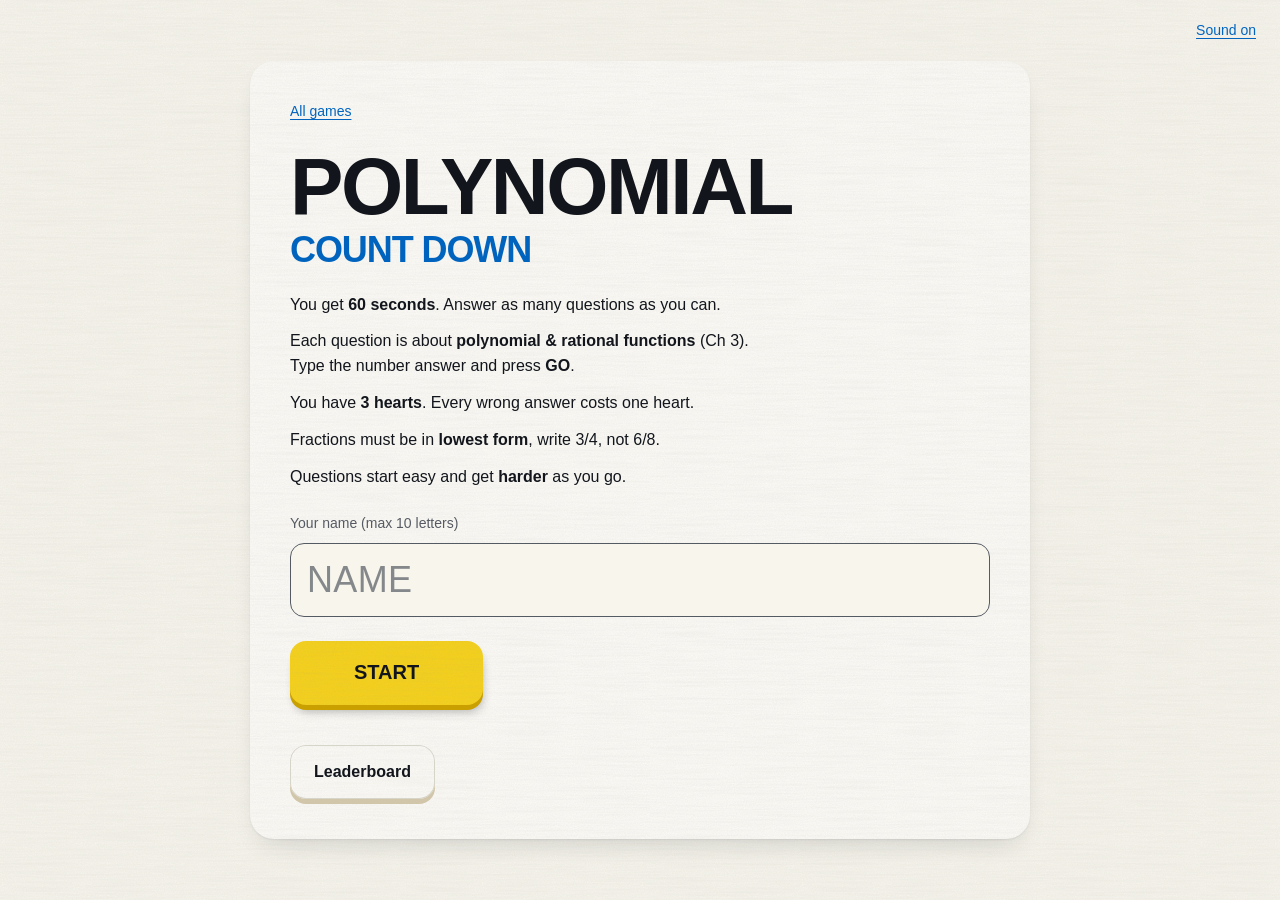
<file: polynomial.html>
<!DOCTYPE html>
<html lang="en">
<head>
<meta name="description" content="Free 60-second maths drills with a live top 10.">
<meta charset="utf-8">
<meta name="viewport" content="width=device-width, initial-scale=1, maximum-scale=1, user-scalable=no">
<title>Polynomial Count Down</title>
<link rel="preconnect" href="https://api.fontshare.com">
<link href="https://api.fontshare.com/v2/css?f[]=chillax@500,600&display=swap" rel="stylesheet">
<link rel="stylesheet" href="game.css">
</head>
<body>
<div id="app">

  <!-- ============ START ============ -->
  <section class="screen on" id="s-start">
    <div class="card">
      <a class="backlink" href="./">All games</a>
      <h1 class="logo"><span class="a">POLYNOMIAL</span><span class="b">COUNT DOWN</span></h1>

      <div class="mascot" id="mascot"></div>

      <ul class="rules">
        <li><span class="ic"></span><span>You get <b>60 seconds</b>. Answer as many questions as you can.</span></li>
        <li><span class="ic"></span><span>Each question is about <b>polynomial &amp; rational functions</b> (Ch 3). Type the number answer and press <b>GO</b>.</span></li>
        <li><span class="ic"></span><span>You have <b>3 hearts</b>. Every wrong answer costs one heart.</span></li>
        <li><span class="ic"></span><span>Fractions must be in <b>lowest form</b>, write 3/4, not 6/8.</span></li>
        <li><span class="ic"></span><span>Questions start easy and get <b>harder</b> as you go.</span></li>
      </ul>

      <div class="namewrap">
        <label for="nameInput">Your name (max 10 letters)</label>
        <input id="nameInput" type="text" maxlength="10" autocomplete="off" autocapitalize="characters"
               spellcheck="false" placeholder="NAME" value="">
      </div>

      <div class="row">
        <button class="btn go big" id="startBtn">START</button>
      </div>
      <div class="row" style="margin-top:clamp(10px,1.8vmin,18px)">
        <button class="btn ghost" id="lbBtnStart">Leaderboard</button>
      </div>

      
    </div>
  </section>

  <!-- ============ 3-2-1 ============ -->
  <section class="screen" id="s-count">
    <div id="countNum">3</div>
    <div id="countHint">GET READY</div>
  </section>

  <!-- ============ PLAY ============ -->
  <section class="screen" id="s-play">
    <div class="hud">
      <div class="hearts" id="hearts" aria-label="lives remaining"></div>

      <div class="timerwrap">
        <div class="timerbar"><div id="timerfill"></div></div>
        <div id="clock">60</div>
      </div>

      <div class="scorebox">
        <span class="lbl">SCORE</span>
        <span id="score">0</span>
      </div>

      <button class="iconbtn" id="muteBtn2" title="Sound on/off">Sound on</button>
    </div>

    <div class="qcard" id="qcard">
      <div class="prompt" id="prompt">Solve</div>
      <div class="eq" id="eq">x + 3 = 9</div>
      <div id="feedback"></div>
    </div>

    <div class="answerRow">
      <input id="answer" type="text" inputmode="none" autocomplete="off" autocorrect="off"
             autocapitalize="off" spellcheck="false" maxlength="7" placeholder="answer">
      <button class="btn go" id="goBtn">GO</button>
    </div>

    <div class="keypad" id="keypad">
      <button class="key" data-k="7">7</button>
      <button class="key" data-k="8">8</button>
      <button class="key" data-k="9">9</button>
      <button class="key" data-k="del">Del</button>
      <button class="key" data-k="4">4</button>
      <button class="key" data-k="5">5</button>
      <button class="key" data-k="6">6</button>
      <button class="key" data-k="neg">−</button>
      <button class="key" data-k="1">1</button>
      <button class="key" data-k="2">2</button>
      <button class="key" data-k="3">3</button>
      <button class="key" data-k="slash">/</button>
      <button class="key" data-k="0">0</button>
      <button class="key goKey" data-k="go">GO</button>
    </div>
  </section>

  <!-- ============ END ============ -->
  <section class="screen" id="s-end">
    <div class="card">
      <div class="mascot" id="mascot2"></div>
      <h2 class="headline" id="endTitle">Time's up!</h2>
      <div class="bigscore"><span id="finalScore">0</span><small>CORRECT ANSWERS</small></div>
      <p class="endmsg" id="endMsg"></p>
      <div class="row">
        <button class="btn go big" id="againBtn">PLAY AGAIN</button>
      </div>
      <div class="row" style="margin-top:clamp(10px,1.8vmin,18px)">
        <button class="btn ghost" id="lbBtnEnd">Leaderboard</button>
        <button class="btn ghost" id="homeBtn">Home</button>
      </div>

      
    </div>
  </section>

  <!-- ============ LEADERBOARD ============ -->
  <section class="screen" id="s-board">
    <div class="card">
      <h2 class="lbtitle">Top 10</h2>
      <ol id="lbList"><li class="msg">Loading…</li></ol>
      <div class="lbfoot">
        <button class="btn ghost" id="lbClose">BACK</button>
      </div>
    </div>
  </section>

  

  <div class="topbar">
    <button class="iconbtn" id="muteBtn" title="Sound on/off">Sound on</button>
  </div>
</div>



<script>
(function(){
"use strict";

/* =========================================================
   CONFIG, the only things you should need to change
   ========================================================= */
var CONFIG = {
  DURATION: 60,          // seconds per round
  HEARTS: 3,             // lives
  NAME_MAX: 10,          // letters allowed in a name
  REQUIRE_REDUCED: true, // true = 6/8 is marked wrong ("reduce it!")

  /* Paste your Google Apps Script Web App URL here, ending in /exec
     Leave "" to run with a leaderboard stored on this device only.   */
  LEADERBOARD_URL: ""
};

/* =========================================================
   Small helpers
   ========================================================= */
function $(s){ return document.querySelector(s); }
function R(a,b){ return a + Math.floor(Math.random()*(b-a+1)); }
function coin(p){ return Math.random() < p; }
function pick(a){ return a[Math.floor(Math.random()*a.length)]; }
function shuffle(a){ for(var i=a.length-1;i>0;i--){var j=Math.floor(Math.random()*(i+1));var t=a[i];a[i]=a[j];a[j]=t;} return a; }
function gcd(a,b){ a=Math.abs(a); b=Math.abs(b); while(b){ var t=b; b=a%b; a=t; } return a||1; }
function reduce(n,d){ if(d<0){ n=-n; d=-d; } var g=gcd(n,d); return [n/g, d/g]; }
function num(n){ return n<0 ? "\u2212"+Math.abs(n) : ""+n; }
function signed(n){ return n<0 ? "\u2212 "+Math.abs(n) : "+ "+n; }
function fmtFrac(f){
  var n=f[0], d=f[1];
  var head = n<0 ? "\u2212"+Math.abs(n) : ""+n;
  return d===1 ? head : head+"/"+d;
}

/* =========================================================
   Question generators
   Each returns { t: "equation text", f: [numerator, denominator] }
   Denominators are always kept positive and reduced.
   ========================================================= */
var NICE_FRACTIONS = [[1,2],[1,3],[2,3],[1,4],[3,4],[1,5],[2,5],[3,5],[4,5],[1,6],[5,6]];

var SUP={2:"²",3:"³",4:"⁴",5:"⁵"};
function pstr(cs){ // cs high->low
  var n=cs.length-1, out="";
  cs.forEach(function(c,i){
    var p=n-i; if(!c) return;
    var a=Math.abs(c), v=p===0?"":(p===1?"x":"x"+SUP[p]);
    var co=(a===1&&p>0)?"":a;
    out += out ? (c<0?" − ":" + ")+co+v : (c<0?"−":"")+co+v;
  });
  return out||"0";
}
function pev(cs,x){ var r=0; cs.forEach(function(c){ r=r*x+c; }); return r; }
function rc(lo,hi,nz){ var v; do{ v=R(lo,hi); }while(nz&&v===0); return v; }
function lin(r){ return r===0?"x":(r>0?"(x − "+r+")":"(x + "+(-r)+")"); }
function Q(p,t,n,d){ return {p:p,t:t,f:[n,d||1]}; }

function gDeg(){ var n=R(3,5), cs=[rc(-9,9,1)]; for(var i=0;i<n;i++) cs.push(R(-9,9)); cs[n]=rc(-9,9,1);
  return Q("Degree of the polynomial","P(x) = "+pstr(cs),n); }
function gLead(){ var n=R(3,5), cs=[rc(-9,9,1)]; for(var i=0;i<n;i++) cs.push(R(-9,9)); cs[n]=rc(-9,9,1);
  return Q("Leading coefficient","P(x) = "+pstr(cs),cs[0]); }
function gConst(){ var cs=[R(1,5),R(-9,9),R(-9,9),rc(-15,15,1)];
  return Q("y-intercept of P(x)","P(x) = "+pstr(cs),cs[3]); }
function gEvalQ(){ var cs=[1,R(-6,6),R(-9,9)], a=R(-4,5);
  return Q("Evaluate","P(x) = "+pstr(cs)+",  P("+a+") = ?",pev(cs,a)); }
function gVA1(){ var a=rc(-9,9,1);
  return Q("Vertical asymptote: x = ?","y = 1 / "+lin(a),a); }
function gHA1(){ var a=rc(-9,9,1),c=rc(2,6,1),b=R(-9,9),d=R(-9,9);
  var nm=reduce(a,c); return Q("Horizontal asymptote: y = ?","y = ("+pstr([a,b])+") / ("+pstr([c,d])+")",nm[0],nm[1]); }
function gZero(){ var r=[rc(-8,8,1),rc(-8,8,1),rc(-8,8,1)]; r.sort(function(a,b){return a-b;});
  var big=coin(.5);
  return Q(big?"Largest zero":"Smallest zero","P(x) = "+r.map(lin).join(""),big?r[2]:r[0]); }
function gRem(){ var cs=[1,R(-5,5),R(-9,9),R(-9,9)], k=rc(-4,4,1);
  return Q("Remainder when divided by "+lin(k),"P(x) = "+pstr(cs),pev(cs,k)); }
function gRem2(){ var cs=[R(2,3),R(-5,5),R(-9,9),R(-9,9)], k=rc(-3,3,1);
  return Q("Remainder when divided by "+lin(k),"P(x) = "+pstr(cs),pev(cs,k)); }
function gFactorK(){ var r=rc(-6,6,1), s=rc(-6,6,1);
  return Q("Find k so that "+lin(r)+" is a factor","x² + kx "+(r*s<0?"− ":"+ ")+Math.abs(r*s),-(r+s)); }
function gFactorK3(){ var r=rc(-4,4,1), b=R(-5,5), c=R(-7,7), d=-(r*r*r+b*r*r+c*r);
  var k=-(r*r*r+b*r*r+c*r)-0; // P(x)=x^3+bx^2+cx+k, P(r)=0
  return Q("Find k so that "+lin(r)+" is a factor","P(x) = "+pstr([1,b,c,0])+" + k",d); }
function gVietaSum(){ var a=R(1,5), b=rc(-12,12,1), c=R(-9,9), f=reduce(-b,a);
  return Q("Sum of the roots (Vieta)","P(x) = "+pstr([a,b,c]),f[0],f[1]); }
function gVietaProd(){ var a=R(1,5), b=R(-9,9), c=rc(-12,12,1), f=reduce(c,a);
  return Q("Product of the roots (Vieta)","P(x) = "+pstr([a,b,c]),f[0],f[1]); }
function gVietaCubicSum(){ var a=R(1,4), b=rc(-12,12,1), f=reduce(-b,a);
  return Q("Sum of the roots (Vieta)","P(x) = "+pstr([a,b,R(-9,9),R(-9,9)]),f[0],f[1]); }
function gVietaCubicProd(){ var a=R(1,4), b=R(-9,9), c=R(-9,9), d=rc(-12,12,1), f=reduce(-d,a);
  return Q("Product of the roots (Vieta)","P(x) = "+pstr([a,b,c,d]),f[0],f[1]); }
function gVietaPairs(){ var a=R(1,4), b=R(-9,9), c=rc(-12,12,1), f=reduce(c,a);
  return Q("Sum of the products of the roots, two at a time","P(x) = "+pstr([a,b,c,R(-9,9)]),f[0],f[1]); }
function gLimit(){ var n=R(1,3), a=rc(-9,9,1), b=rc(2,7,1), na=[a],da=[b], i;
  for(i=0;i<n;i++){ na.push(R(-9,9)); da.push(R(-9,9)); }
  var f=reduce(a,b); return Q("As x → ∞, y approaches ?","y = ("+pstr(na)+") / ("+pstr(da)+")",f[0],f[1]); }
function gSumRoots(){ var r=rc(-9,9), s=rc(-9,9);
  return Q("Sum of the roots","P(x) = "+lin(r)+lin(s),r+s); }
function gFD(){ var a=rc(-5,5,1), cs=[a,R(-9,9),R(-9,9),R(-9,9)];
  return Q("Third finite difference","y = "+pstr(cs),6*a); }
function gVA2(){ var a=rc(-7,7,1), b=rc(-7,7,1); while(b===a) b=rc(-7,7,1);
  var big=coin(.5), lo=Math.min(a,b), hi=Math.max(a,b);
  return Q(big?"Larger vertical asymptote: x = ?":"Smaller vertical asymptote: x = ?","y = "+R(1,9)+" / ("+lin(a)+lin(b)+")",big?hi:lo); }

var TIER1=[gDeg,gLead,gConst,gEvalQ,gVA1];
var TIER2=[gHA1,gZero,gRem,gFactorK,gVietaSum,gVietaProd,gSumRoots,gVA1,gEvalQ,gLimit];
var TIER3=[gRem2,gFactorK3,gVietaCubicSum,gVietaCubicProd,gVietaPairs,gLimit,gFD,gVA2,gHA1,gRem,gFactorK,gZero];

var bags = {};
function drawFrom(key, builders){
  var bag = bags[key];
  if(!bag || !bag.length){ bag = shuffle(builders.slice()); bags[key] = bag; }
  return bag.pop()();
}
function newQuestion(index){
  if(index <= 4)  return drawFrom("t1", TIER1);
  if(index <= 7)  return drawFrom("t2", TIER2);
  return drawFrom("t3", TIER3);
}

/* =========================================================
   Sound (generated, no files needed)
   ========================================================= */
var actx = null, muted = false;
try{ muted = localStorage.getItem("pcd_muted") === "1"; }catch(e){}
function audio(){
  if(!actx){ try{ actx = new (window.AudioContext||window.webkitAudioContext)(); }catch(e){ actx = null; } }
  if(actx && actx.state === "suspended"){ actx.resume(); }
  return actx;
}
function tone(freq, start, dur, type, vol){
  if(muted) return;
  var a = audio(); if(!a) return;
  var o = a.createOscillator(), g = a.createGain();
  o.type = type || "sine"; o.frequency.value = freq;
  var t0 = a.currentTime + start;
  g.gain.setValueAtTime(0, t0);
  g.gain.linearRampToValueAtTime(vol || .16, t0 + .012);
  g.gain.exponentialRampToValueAtTime(.0001, t0 + dur);
  o.connect(g); g.connect(a.destination);
  o.start(t0); o.stop(t0 + dur + .02);
}
function sfxOk(){ tone(880,0,.09,"triangle",.15); tone(1320,.07,.13,"triangle",.13); }
function sfxBad(){ tone(210,0,.16,"sawtooth",.12); tone(150,.11,.22,"sawtooth",.11); }
function sfxTick(){ tone(660,0,.08,"sine",.12); }
function sfxGo(){ tone(520,0,.12,"square",.12); tone(780,.1,.18,"square",.11); }
function sfxWin(){ [523,659,784,1047].forEach(function(f,i){ tone(f, i*.13, .26, "triangle", .14); }); }

/* =========================================================
   Screens
   ========================================================= */
function show(id){
  document.querySelectorAll(".screen").forEach(function(s){ s.classList.remove("on"); });
  var el = document.getElementById(id);
  el.classList.add("on");
  var hideChrome = (id === "s-play" || id === "s-count");
  document.querySelector(".topbar").style.display = hideChrome ? "none" : "flex";
}

/* =========================================================
   Game state
   ========================================================= */
var S = {
  score:0, hearts:0, index:0, cur:null,
  running:false, locked:false, streak:0,
  t0:0, timeLeft:CONFIG.DURATION, raf:null, pending:null,
  playerName:""
};

var elHearts=$("#hearts"), elEq=$("#eq"), elFb=$("#feedback"),
    elScore=$("#score"), elClock=$("#clock"), elFill=$("#timerfill"),
    elAnswer=$("#answer"), elCard=$("#qcard");

/* ---------- name ---------- */
try{ var savedName = localStorage.getItem("pcd_name") || ""; }catch(e){ var savedName=""; }
$("#nameInput").value = savedName;

$("#nameInput").addEventListener("input", function(){
  this.value = this.value.replace(/[^A-Za-z0-9 ]/g,"").slice(0,CONFIG.NAME_MAX).toUpperCase();
});

/* ---------- mute ---------- */
function syncMute(){
  $("#muteBtn").textContent  = muted ? "Sound off" : "Sound on";
  $("#muteBtn2").textContent = muted ? "Sound off" : "Sound on";
}
function toggleMute(){
  muted = !muted;
  syncMute();
  try{ localStorage.setItem("pcd_muted", muted ? "1":"0"); }catch(e){}
}
$("#muteBtn").addEventListener("click", toggleMute);
$("#muteBtn2").addEventListener("click", toggleMute);
syncMute();

/* =========================================================
   Hearts + HUD
   ========================================================= */
function drawHearts(){
  elHearts.innerHTML = "";
  for(var i=0;i<CONFIG.HEARTS;i++){
    var s = document.createElement("span");
    s.className = "heart" + (i < S.hearts ? "" : " lost");
    
    elHearts.appendChild(s);
  }
}
function loseHeart(){
  if(S.hearts>0) S.hearts--;
  var nodes = elHearts.children;
  for(var i=0;i<nodes.length;i++){
    nodes[i].className = "heart" + (i < S.hearts ? "" : " lost");
  }
  var lostNode = nodes[S.hearts];
  if(lostNode) lostNode.classList.add("pulse");
}

/* =========================================================
   Face
   ========================================================= */
function setFace(which){
  var m1 = $("#mouth"), m2 = $("#mouth2");
  var cfg = {
    idle:  {d:"M76 122 Q100 146 124 122", fill:"none"},
    happy: {d:"M72 116 Q100 156 128 116", fill:"none"},
    sad:   {d:"M76 138 Q100 116 124 138", fill:"none"},
    cheer: {d:"M74 114 Q100 162 126 114 Z", fill:"#ff7b7b"},
    wow:   {d:"M100 112 m-14 0 a14 14 0 1 0 28 0 a14 14 0 1 0 -28 0", fill:"#ff7b7b"}
  }[which] || {d:"M76 122 Q100 146 124 122", fill:"none"};
  [m1,m2].forEach(function(m){
    if(!m) return;
    m.setAttribute("d", cfg.d);
    m.setAttribute("fill", cfg.fill);
  });
  $("#mascot").classList.toggle("cheer", which === "cheer");
  $("#mascot2").classList.toggle("cheer", which === "cheer");
}

/* =========================================================
   Timer
   ========================================================= */
function updateTimerUI(){
  var t = S.timeLeft;
  elClock.textContent = Math.ceil(t);
  elFill.style.width = Math.max(0, (t/CONFIG.DURATION)*100) + "%";
  var cls = t <= 10 ? "danger" : (t <= 25 ? "warn" : "");
  elFill.className = cls;
  elClock.className = cls;
}
function tick(now){
  if(!S.running) return;
  var elapsed = (now - S.t0)/1000;
  S.timeLeft = CONFIG.DURATION - elapsed;
  if(S.timeLeft <= 0){ S.timeLeft = 0; updateTimerUI(); endGame(true); return; }
  updateTimerUI();
  S.raf = requestAnimationFrame(tick);
}

/* =========================================================
   Start / countdown
   ========================================================= */
function beginRound(){
  var nm = $("#nameInput").value.trim().slice(0,CONFIG.NAME_MAX);
  S.playerName = nm || "PLAYER";
  try{ localStorage.setItem("pcd_name", S.playerName); }catch(e){}

  S.score = 0; S.hearts = CONFIG.HEARTS; S.index = 0;
  S.streak = 0; S.locked = false; S.running = false; S.timeLeft = CONFIG.DURATION;
  bags = {};
  elScore.textContent = "0";
  drawHearts();
  updateTimerUI();
  setFace("idle");

  show("s-count");
  countdown(3);
}

function countdown(n){
  var el = $("#countNum");
  el.textContent = n;
  el.style.animation = "none";
  void el.offsetWidth;
  el.style.animation = "";
  sfxTick();
  if(n > 1){
    setTimeout(function(){ countdown(n-1); }, 700);
  } else {
    setTimeout(function(){
      $("#countNum").textContent = "GO!";
      sfxGo();
      setTimeout(startPlay, 420);
    }, 700);
  }
}

function startPlay(){
  show("s-play");
  S.running = true;
  S.t0 = performance.now();
  updateTimerUI();
  nextQuestion();
  S.raf = requestAnimationFrame(tick);
}

/* =========================================================
   Questions
   ========================================================= */
function fitEq(){
  elEq.style.fontSize = "";
  var card = elEq.parentElement, cs = getComputedStyle(card);
  var avail = card.clientWidth - parseFloat(cs.paddingLeft) - parseFloat(cs.paddingRight);
  var w = elEq.scrollWidth;
  if(w > avail){ elEq.style.fontSize = Math.max(16, parseFloat(getComputedStyle(elEq).fontSize) * avail / w - 1) + "px"; }
}
window.addEventListener("resize", function(){ if(S.running) fitEq(); });
function nextQuestion(){
  S.index++;
  S.cur = newQuestion(S.index);
  elEq.textContent = S.cur.t; $("#prompt").textContent = S.cur.p;
  elAnswer.value = "";
  elAnswer.classList.remove("badflash");
  elFb.textContent = "";
  elFb.className = "";
  S.locked = false;
  fitEq();
  elAnswer.focus({preventScroll:true});
}

function renderEq(t){
  // x → coloured, everything else plain
  return t.replace(/(^|[^A-Za-z0-9])x(?![A-Za-z0-9])/g, function(m, pre){
    return pre + '<span class="var">x</span>';
  });
}

/* =========================================================
   Answer checking
   ========================================================= */
function parseAnswer(raw){
  var s = String(raw).toLowerCase().replace(/\s+/g,"").replace(/\u2212/g,"-");
  s = s.replace(/^[a-z]=/, "");
  if(!s) return null;
  if(/^-?\d+$/.test(s)) return [parseInt(s,10), 1];
  var m = s.match(/^(-?\d+)\/(-?\d+)$/);
  if(m){
    var d = parseInt(m[2],10);
    if(d === 0) return null;
    return [parseInt(m[1],10), d];
  }
  return null;
}

function submitAnswer(){
  if(!S.running || S.locked) return;
  var parsed = parseAnswer(elAnswer.value);

  if(parsed === null){
    elFb.textContent = "Type a number, like 7 or \u22123/4";
    elFb.className = "hint";
    elAnswer.classList.add("badflash");
    setTimeout(function(){ elAnswer.classList.remove("badflash"); }, 400);
    return;
  }

  var red = reduce(parsed[0], parsed[1]);
  var truth = S.cur.f;
  var isRight = (red[0] === truth[0] && red[1] === truth[1]);
  var wasReduced = (parsed[0] === red[0] && parsed[1] === red[1]);

  if(isRight && wasReduced){
    /* ---------- correct ---------- */
    S.locked = true;
    S.score++; S.streak++;
    elScore.textContent = S.score;
    elScore.classList.remove("bump"); void elScore.offsetWidth; elScore.classList.add("bump");
    elFb.textContent = S.streak >= 4 ? "" + S.streak + " in a row!" : "Correct!";
    elFb.className = "ok";
    setFace("happy");
    sfxOk();
    setTimeout(function(){
      if(!S.running) return;
      setFace("idle");
      nextQuestion();
    }, 170);
    return;
  }

  /* ---------- wrong ---------- */
  S.locked = true;
  S.streak = 0;
  elCard.classList.remove("shake"); void elCard.offsetWidth; elCard.classList.add("shake");
  elAnswer.classList.add("badflash");
  setFace("sad");
  sfxBad();

  if(isRight && !wasReduced && CONFIG.REQUIRE_REDUCED){
    elFb.textContent = "Right value, but reduce! Write " + fmtFrac(truth);
  } else {
    elFb.textContent = "Answer: " + fmtFrac(truth);
  }
  elFb.className = "bad";

  loseHeart();

  S.pending = setTimeout(function(){
    if(!S.running) return;
    elAnswer.classList.remove("badflash");
    setFace("idle");
    if(S.hearts <= 0){ endGame(false); return; }
    nextQuestion();
  }, 1150);
}

/* =========================================================
   End of round
   ========================================================= */
function endGame(survived){
  if(!S.running) return;
  S.running = false;
  if(S.raf) cancelAnimationFrame(S.raf);
  if(S.pending){ clearTimeout(S.pending); S.pending = null; }
  elAnswer.blur();

  $("#finalScore").textContent = S.score;
  var title = $("#endTitle"), msg = $("#endMsg");

  if(survived){
    title.textContent = "Time's up, you survived!";
    title.className = "headline win";
    setFace("cheer");
    sfxWin();
    confetti();
    msg.textContent = S.score === 0
      ? "You made it to the end with no correct answers, give it another go!"
      : "Nice work, " + S.playerName + "! Your score is being sent to the leaderboard.";
  } else {
    title.textContent = "Out of hearts!";
    title.className = "headline lose";
    setFace("sad");
    msg.textContent = "You ran out of hearts after " + S.score +
      " correct answer" + (S.score === 1 ? "" : "s") + ". You need to survive the full minute to get on the leaderboard, try again!";
  }

  show("s-end");

  if(survived && S.score > 0){
    submitScore(S.playerName, S.score, function(){
      msg.textContent = "Nice work, " + S.playerName + "! You scored " + S.score + ". Check the leaderboard!";
    });
  }
}

function confetti(){
  var wrap = document.createElement("div");
  wrap.className = "confetti";
  var colours = ["oklch(87% 0.175 96)","oklch(70% 0.2 22)","oklch(50% 0.17 250)","oklch(82% 0.15 152)"];
  for(var i=0;i<60;i++){
    var p = document.createElement("i");
    p.style.left = Math.random()*100 + "vw";
    p.style.background = colours[Math.floor(Math.random()*colours.length)];
    p.style.animationDuration = (1.6 + Math.random()*1.8) + "s";
    p.style.animationDelay = (Math.random()*.5) + "s";
    p.style.transform = "rotate(" + (Math.random()*360) + "deg)";
    wrap.appendChild(p);
  }
  document.body.appendChild(wrap);
  setTimeout(function(){ wrap.remove(); }, 4200);
}

/* =========================================================
   Leaderboard
   ========================================================= */
var lastBoard = null, lastMyScore = null;

var SB_URL = "https://ydxsmynagzcdrwxjigjh.supabase.co";
var SB_KEY = "eyJhbGciOiJIUzI1NiIsInR5cCI6IkpXVCJ9.eyJpc3MiOiJzdXBhYmFzZSIsInJlZiI6InlkeHNteW5hZ3pjZHJ3eGppZ2poIiwicm9sZSI6ImFub24iLCJpYXQiOjE3OTU1MjcyODUsImV4cCI6MjExMTEwMzI4NX0.hHm3HX70GkGYsO0CjVCzieZWcDXFQ_c0QYhM-qYTuAs";
var GAME_ID = "polynomial";
function sbHeaders(){ return {"apikey":SB_KEY,"Authorization":"Bearer "+SB_KEY,"Content-Type":"application/json"}; }

function loadBoard(cb){
  var done = false;
  var t = setTimeout(function(){ if(!done){ done = true; cb(null, true); } }, 10000);
  fetch(SB_URL + "/rest/v1/rpc/top10", {method:"POST", headers:sbHeaders(), body:JSON.stringify({g:GAME_ID})})
    .then(function(r){ if(!r.ok) throw 0; return r.json(); })
    .then(function(rows){ if(done) return; done = true; clearTimeout(t); cb(rows, true); })
    .catch(function(){ if(done) return; done = true; clearTimeout(t); cb(null, true); });
}

function submitScore(name, score, after){
  lastMyScore = score;
  var fin = function(){ if(after) after(); };
  fetch(SB_URL + "/rest/v1/scores", {method:"POST", headers:Object.assign(sbHeaders(),{"Prefer":"return=minimal"}),
    body:JSON.stringify({game:GAME_ID, name:String(name).toUpperCase().slice(0,10), score:Math.max(0,Math.min(600,score|0))})})
    .catch(function(){}).then(fin);
}

function renderBoard(){
  var list = $("#lbList");
  list.innerHTML = '<li class="msg">Loading…</li>';
  loadBoard(function(rows, remote){
    list.innerHTML = "";
    if(rows === null){
      list.innerHTML = '<li class="msg">The leaderboard could not be reached right now, try again in a moment.</li>';
      return;
    }
    if(!rows.length){
      list.innerHTML = '<li class="msg">No scores yet. Be the first!</li>';
      return;
    }
    rows.slice(0,10).forEach(function(r, i){
      var li = document.createElement("li");
      if(lastMyScore !== null && String(r.name).toUpperCase() === S.playerName.toUpperCase()){ li.className = "me"; }
      li.innerHTML = '<span class="rk">' + (i+1) + '</span>' +
                     '<span class="nm">' + String(r.name).toUpperCase().replace(/[<>&]/g,"") + '</span>' +
                     '<span class="sc">' + r.score + '</span>';
      list.appendChild(li);
    });
  });
}

/* =========================================================
   Wiring
   ========================================================= */
$("#startBtn").addEventListener("click", function(){
  var nm = $("#nameInput").value.trim();
  if(nm.length < 1){
    $("#nameInput").focus();
    $("#nameInput").style.borderColor = "var(--red)";
    setTimeout(function(){ $("#nameInput").style.borderColor = ""; }, 900);
    return;
  }
  beginRound();
});

$("#nameInput").addEventListener("keydown", function(e){
  if(e.key === "Enter"){ e.preventDefault(); $("#startBtn").click(); }
});

$("#goBtn").addEventListener("click", submitAnswer);
elAnswer.addEventListener("keydown", function(e){
  if(e.key === "Enter"){ e.preventDefault(); submitAnswer(); }
});
elAnswer.addEventListener("input", function(){
  this.value = this.value.replace(/[^0-9\-\/\u2212]/g, "").slice(0,7);
});

$("#keypad").addEventListener("click", function(e){
  var btn = e.target.closest(".key");
  if(!btn) return;
  var k = btn.getAttribute("data-k");
  e.preventDefault();
  if(k === "go"){ submitAnswer(); return; }
  if(S.locked) return;
  var v = elAnswer.value;
  if(k === "del"){ elAnswer.value = v.slice(0,-1); }
  else if(k === "neg"){ elAnswer.value = v.charAt(0) === "-" ? v.slice(1) : "-" + v; }
  else if(k === "slash"){ if(v.indexOf("/") < 0 && v.length) elAnswer.value = v + "/"; }
  else { elAnswer.value = (v + k).slice(0,7); }
  elAnswer.focus({preventScroll:true});
});

$("#againBtn").addEventListener("click", beginRound);
$("#homeBtn").addEventListener("click", function(){ setFace("idle"); show("s-start"); });
$("#lbBtnStart").addEventListener("click", function(){ show("s-board"); renderBoard(); });
$("#lbBtnEnd").addEventListener("click", function(){ show("s-board"); renderBoard(); });
$("#lbClose").addEventListener("click", function(){
  show(S.index > 0 ? "s-end" : "s-start");
});

/* keep the game area from scrolling on space */
window.addEventListener("keydown", function(e){
  if(e.key === " " && document.activeElement === document.body) e.preventDefault();
});

/* init */
drawHearts();
updateTimerUI();
setFace("idle");

})();
</script>
</body>
</html>
</file>
<file: index.css>
/* Hallmark · shape: Split Studio · genre: playful · theme: Hum (deal 1/3, seed free-timed-maths-drills-e374·ba0078be·2026-11-25·r0) · redesign: full · draw: 1a0422
 * hero: Stage · nav: masthead · footer: index columns · imagery: the product as card stock + found photographs · signature: a sample round built as card-stock tiles with a draining timer
 * axes: light/rounded-sans/chromatic-yellow · posture: full-palette · contrast: pass · fold: pass · v2.0.0 */
/* Hallmark · pre-emit critique: P4 H4 E3 S4 R4 V4 · weakest: E, the page stays calm below the hero, motion limited to the timer and tile pop on purpose */
/* Hallmark · waive 12 · the spring easing sits on .btn--primary only · Hum springs the pear play button like card stock and nothing else */
/* Hallmark · dropped https://commons.wikimedia.org/wiki/File:Longines_4_Grand_Prix_pocket_watch_-_clockwork_visible_-_enhanced_resolution_DSF3402-PSMS.jpg, #ctah · the picture and the id are no longer on the page */
@import url("./tokens.css");
@import url("./base.css");

:root {
  --edge-coral: oklch(55% 0.19 22); --edge-blue: oklch(36% 0.15 250);
  --grain: url("data:image/svg+xml,%3Csvg xmlns='http://www.w3.org/2000/svg' width='160' height='160'%3E%3Cfilter id='g'%3E%3CfeTurbulence type='fractalNoise' baseFrequency='.9' numOctaves='2' stitchTiles='stitch'/%3E%3CfeColorMatrix values='0 0 0 0 .2 0 0 0 0 .2 0 0 0 0 .25 0 0 0 .08 0'/%3E%3C/filter%3E%3Crect width='100%25' height='100%25' filter='url(%23g)'/%3E%3C/svg%3E");
  --fibre: url("data:image/svg+xml,%3Csvg xmlns='http://www.w3.org/2000/svg' width='400' height='400'%3E%3Cfilter id='f'%3E%3CfeTurbulence type='turbulence' baseFrequency='.012 .35' numOctaves='2' seed='4' stitchTiles='stitch'/%3E%3CfeColorMatrix values='0 0 0 0 .3 0 0 0 0 .28 0 0 0 0 .2 0 0 0 .07 0'/%3E%3C/filter%3E%3Crect width='100%25' height='100%25' filter='url(%23f)'/%3E%3C/svg%3E");
}

body { background: var(--grain), var(--fibre), var(--color-paper); }
.wrap { width: 100%; max-width: var(--container); margin-inline: auto; padding-inline: var(--gutter); }
.cols { display: grid; grid-template-columns: repeat(12, minmax(0, 1fr)); column-gap: var(--gap-columns); }

/* controls: card stock that presses down */
.btn { --edge: 5px; display: inline-flex; align-items: center; justify-content: center; border: 0; border-radius: var(--radius-stock); min-height: 54px; padding: 0 var(--space-lg); font-weight: 600; font-size: var(--text-md); color: var(--color-ink); text-decoration: none; cursor: pointer; background: var(--grain), var(--fibre), var(--color-card); box-shadow: inset 0 0 0 1px var(--color-rule), 0 var(--edge) 0 0 var(--color-edge); transition: translate var(--dur-micro) var(--ease-snap), box-shadow var(--dur-micro) var(--ease-snap); }
.btn--primary { background: var(--grain), var(--fibre), var(--color-accent); color: var(--color-accent-ink); box-shadow: 0 var(--edge) 0 0 var(--color-accent-deep), 2px calc(var(--edge) + 4px) 10px -3px color-mix(in oklab, var(--color-ink) 32%, transparent); transition-timing-function: var(--ease-spring); }
.btn:hover { --edge: 7px; translate: 0 -2px; }
.btn:active { --edge: 1px; translate: 0 4px; }
.btn:focus-visible { outline: 2px solid var(--color-focus); outline-offset: 3px; }
.btn[aria-pressed="true"] { background: var(--color-ink); color: var(--color-paper); box-shadow: 0 var(--edge) 0 0 var(--color-ink-2); }

/* torn paper */
.sheet { position: relative; filter: var(--shadow-paper); }
.sheet > .paper { background: var(--grain), var(--fibre), var(--sheet, var(--color-card)); }
[data-tear] { position: relative; }
mark { background: color-mix(in oklab, var(--color-accent) 55%, transparent); color: inherit; box-decoration-break: clone; padding-inline: 0.12em; }

/* nav: masthead */
.nav { position: sticky; top: 0; z-index: var(--z-sticky-nav); background: var(--grain), var(--fibre), var(--color-paper); }
.nav .wrap { display: flex; align-items: center; justify-content: space-between; min-height: 76px; }
.mark { font-weight: 600; font-size: var(--text-xl); letter-spacing: var(--tracking-display); text-decoration: none; }
.nav ul { display: flex; align-items: center; gap: var(--space-lg); list-style: none; margin: 0; padding: 0; }
.nav a:not(.btn) { color: var(--color-accent-2); font-weight: 500; text-decoration: none; }
.nav a:not(.btn):hover { text-decoration: underline; }
.nav .btn { min-height: 44px; }

/* hero: stage */
.hero { padding-block: var(--space-3xl) var(--section-gap-s); }
.hero .cols { align-items: center; row-gap: var(--space-xl); }
.hero-copy { grid-column: 1 / span 5; display: grid; gap: var(--space-lg); }
.hero-copy h1 { max-width: 11ch; font-size: clamp(3.25rem, 6vw + 1rem, 6.25rem); line-height: 1; }
.hero-copy .lead { max-width: 28ch; }
.hero-actions { display: flex; flex-wrap: wrap; gap: var(--space-md); padding-top: var(--space-sm); }
.stage { grid-column: 7 / span 6; position: relative; min-height: 460px; }
.mat { position: absolute; inset: 20px 0 0 24px; rotate: 2deg; --sheet: var(--color-sugar); }
.mat .paper { position: absolute; inset: 0; }
.round { position: absolute; inset: 0 24px 24px 0; --sheet: var(--color-card); }
.round .paper { position: absolute; inset: 0; border-radius: var(--radius-card); }
.round-in { position: relative; padding: var(--space-lg); display: grid; gap: var(--space-lg); }
.round-top { display: flex; align-items: center; gap: var(--space-md); font-size: var(--text-sm); color: var(--color-muted); font-weight: 500; }
.timer { flex: 1; height: 14px; border-radius: 99px; background: var(--color-paper-3); overflow: hidden; }
.timer i { display: block; height: 100%; width: 100%; background: var(--color-kraft); transform-origin: left; animation: drain 60s linear infinite; }
@keyframes drain { to { transform: scaleX(0.04); } }
.kraft { background: var(--grain), var(--fibre), var(--color-sand); border-radius: var(--radius-stock); padding: var(--space-lg); display: flex; flex-wrap: wrap; gap: var(--space-sm); align-items: center; min-height: 190px; }
.tile { font-weight: 600; font-size: clamp(2rem, 3vw + 0.5rem, 3.25rem); line-height: 1; padding: var(--space-md) var(--space-lg); border-radius: var(--radius-stock); color: var(--color-ink); background: var(--grain), var(--color-card); box-shadow: 0 5px 0 0 var(--color-edge); font-variant-numeric: tabular-nums; }
.tile--a { background: var(--grain), var(--color-accent); box-shadow: 0 5px 0 0 var(--color-accent-deep); }
.tile--b { background: var(--grain), var(--color-accent-3); box-shadow: 0 5px 0 0 var(--edge-coral); }
.tile--c { background: var(--grain), var(--color-accent-2); color: var(--color-card); box-shadow: 0 5px 0 0 var(--edge-blue); }
.tile--pop { animation: pop 6s var(--ease-snap) infinite; }
@keyframes pop { 0%, 70%, 100% { translate: 0 0; } 78% { translate: 0 -8px; } 86% { translate: 0 0; } }
.round-foot { display: flex; align-items: center; justify-content: space-between; gap: var(--space-md); font-size: var(--text-sm); color: var(--color-muted); font-weight: 500; }
.hearts { display: flex; gap: var(--space-xs); }
.hearts i { width: 18px; height: 18px; border-radius: 6px; background: var(--color-accent-3); }

/* sections */
.band { padding-block: var(--section-gap-s) 0; }
.band > .wrap > h2 { margin-bottom: var(--space-2xl); }

/* showcase */
.games { row-gap: var(--space-xl); align-items: start; }
.game { display: grid; gap: var(--space-md); }
.game--a { grid-column: 1 / span 7; }
.game--b { grid-column: 8 / span 5; margin-top: var(--space-3xl); }
.game .photo { aspect-ratio: 3 / 2; overflow: hidden; }
.game .photo img { width: 100%; height: 100%; object-fit: cover; }
.game .info { display: grid; gap: var(--space-sm); align-content: start; padding-top: var(--space-xs); }
.game .eqs { display: flex; flex-wrap: wrap; gap: var(--space-xs); }
.game .eqs .tile { font-size: var(--text-xl); padding: var(--space-xs) var(--space-md); }
.game .actions { padding-top: var(--space-sm); }

/* round */
.how { align-items: center; row-gap: var(--space-xl); }
.how .photo-wrap { grid-column: 1 / span 6; }
.how .photo { aspect-ratio: 4 / 3; overflow: hidden; }
.how .photo img { width: 100%; height: 100%; object-fit: cover; object-position: 50% 40%; }
.how .steps { grid-column: 8 / span 5; display: grid; gap: var(--space-lg); }
.how .steps p { font-size: var(--text-lg); line-height: 1.45; max-width: 46ch; }
.how .steps b { font-weight: 600; }

/* leaderboard */
.board .cols { row-gap: var(--space-xl); }
.board-sheet { grid-column: 3 / span 8; --sheet: var(--color-card); }
.board-sheet .paper { position: absolute; inset: 0; border-radius: var(--radius-card); }
.board-in { position: relative; padding: var(--space-xl); display: grid; gap: var(--space-lg); }
.tabs { display: flex; gap: var(--space-sm); flex-wrap: wrap; }
.rows { list-style: none; margin: 0; padding: 0; font-size: var(--text-lg); }
.rows li { display: grid; grid-template-columns: 3ch minmax(0, 1fr) auto; gap: var(--space-md); padding: var(--space-sm) 0; font-variant-numeric: tabular-nums; align-items: baseline; }
.rows li:first-child .nm { font-weight: 600; }
.rows .rk { color: var(--color-muted); }
.rows .sc { font-weight: 600; }
.rows .msg { display: block; color: var(--color-muted); font-size: var(--text-md); }

/* cta: a torn ink sheet */
.cta { margin-top: var(--section-gap-s); background: var(--grain), var(--color-ink); color: var(--color-paper); padding-block: var(--section-gap-s); }
.cta .cols { align-items: end; row-gap: var(--space-xl); }
.cta h2 { grid-column: 1 / span 7; max-width: 10ch; font-size: clamp(3rem, 6vw + 1rem, 6rem); color: var(--color-paper); }
.cta .side { grid-column: 9 / span 4; display: grid; gap: var(--space-lg); justify-items: start; }
.cta .side p { font-size: var(--text-lg); line-height: 1.45; max-width: 28ch; }

/* footer: index columns */
.foot { padding-block: var(--section-gap-s) var(--space-xl); }
.foot .cols { row-gap: var(--space-xl); }
.foot .brand { grid-column: 1 / span 4; display: grid; gap: var(--space-sm); align-content: start; }
.foot .brand p { color: var(--color-muted); max-width: 30ch; }
.foot nav { grid-column: span 3; display: grid; gap: var(--space-xs); align-content: start; }
.foot nav a { color: var(--color-accent-2); text-decoration: none; font-weight: 500; }
.foot nav a:hover { text-decoration: underline; }
.foot nav h3 { font-size: var(--text-md); font-weight: 600; letter-spacing: 0; color: var(--color-ink); }
.credits { grid-column: 1 / -1; font-size: var(--text-sm); color: var(--color-muted); max-width: 90ch; }
.credits a { color: var(--color-accent-2); }

@media (max-width: 60rem) {
  .hero-copy, .stage, .game--a, .game--b, .how .photo-wrap, .how .steps, .board-sheet, .cta h2, .cta .side, .foot .brand, .foot nav { grid-column: 1 / -1; }
  .game--b { margin-top: 0; }
  .stage { min-height: 420px; }
  .nav ul li:not(:last-child) { display: none; }
}
@media (prefers-reduced-motion: reduce) {
  .timer i { animation: none; transform: scaleX(0.55); }
  .tile--pop { animation: none; }
}

.btn:disabled { opacity: 0.5; cursor: not-allowed; translate: 0 0; --edge: 2px; }
</file>
<file: game.css>
/* Hallmark · shape: Split Studio · genre: playful · theme: Hum (deal 1/3, seed free-timed-maths-drills-e374·ba0078be·2026-11-25·r0) · redesign: full · scope: app
 * hero: kept · nav: kept · footer: kept · imagery: none · signature: the equation set as card-stock tiles on a kraft strip
 * axes: light/rounded-sans/chromatic-yellow · posture: full-palette · contrast: pass · fold: pass · v2.0.0 */
/* Hallmark · pre-emit critique: P4 H4 E3 S4 R4 V4 · weakest: E, the play screen holds still apart from the timer and the pressed keys */
/* Hallmark · waive 12 · the spring easing sits on .btn.go and .key.goKey only · the answer button pops like pressed card stock while keys stay snappy */
@import url("./tokens.css");
@import url("./base.css");

:root {
  --grain: url("data:image/svg+xml,%3Csvg xmlns='http://www.w3.org/2000/svg' width='160' height='160'%3E%3Cfilter id='g'%3E%3CfeTurbulence type='fractalNoise' baseFrequency='.9' numOctaves='2' stitchTiles='stitch'/%3E%3CfeColorMatrix values='0 0 0 0 .2 0 0 0 0 .2 0 0 0 0 .25 0 0 0 .08 0'/%3E%3C/filter%3E%3Crect width='100%25' height='100%25' filter='url(%23g)'/%3E%3C/svg%3E");
  --fibre: url("data:image/svg+xml,%3Csvg xmlns='http://www.w3.org/2000/svg' width='400' height='400'%3E%3Cfilter id='f'%3E%3CfeTurbulence type='turbulence' baseFrequency='.012 .35' numOctaves='2' seed='4' stitchTiles='stitch'/%3E%3CfeColorMatrix values='0 0 0 0 .3 0 0 0 0 .28 0 0 0 0 .2 0 0 0 .07 0'/%3E%3C/filter%3E%3Crect width='100%25' height='100%25' filter='url(%23f)'/%3E%3C/svg%3E");
}

body { background: var(--grain), var(--fibre), var(--color-paper); -webkit-user-select: none; user-select: none; }
#app { position: relative; min-height: 100svh; width: 100%; }
.screen { position: absolute; inset: 0; display: none; flex-direction: column; align-items: center; justify-content: center; padding: var(--space-md); overflow: auto; }
.screen.on { display: flex; }
.mascot { display: none; }

/* card stock controls */
.btn, .key { --edge: 5px; border: 0; border-radius: var(--radius-stock); min-height: 54px; padding: 0 var(--space-lg); font-weight: 600; font-size: var(--text-md); color: var(--color-ink); cursor: pointer; background: var(--grain), var(--fibre), var(--color-card); box-shadow: inset 0 0 0 1px var(--color-rule), 0 var(--edge) 0 0 var(--color-edge); transition: translate var(--dur-micro) var(--ease-snap), box-shadow var(--dur-micro) var(--ease-snap); }
.btn.go, .key.goKey { background: var(--grain), var(--fibre), var(--color-accent); color: var(--color-accent-ink); box-shadow: 0 var(--edge) 0 0 var(--color-accent-deep), 2px calc(var(--edge) + 4px) 10px -3px color-mix(in oklab, var(--color-ink) 32%, transparent); transition-timing-function: var(--ease-spring); }
.btn:hover, .key:hover { --edge: 7px; translate: 0 -2px; }
.btn:active, .key:active { --edge: 1px; translate: 0 4px; }
.btn.big { min-height: 64px; padding: 0 var(--space-2xl); font-size: var(--text-lg); }
.iconbtn { font: inherit; font-size: var(--text-sm); font-weight: 500; color: var(--color-accent-2); background: none; border: 0; cursor: pointer; padding: var(--space-xs); text-decoration: underline; text-underline-offset: 0.2em; }
.topbar { position: fixed; top: var(--space-sm); right: var(--space-md); z-index: var(--z-raised); }

/* start, end, board: a torn-edged card on paper */
.card { width: min(780px, 100%); background: var(--grain), var(--fibre), var(--color-card); border-radius: var(--radius-card); box-shadow: var(--shadow-card); padding: var(--space-xl); display: flex; flex-direction: column; gap: var(--space-lg); }
.backlink { align-self: flex-start; color: var(--color-accent-2); font-size: var(--text-sm); font-weight: 500; text-underline-offset: 0.2em; }
.logo { display: flex; flex-direction: column; gap: var(--space-2xs); font-size: inherit; max-width: none; line-height: 1; }
.logo .a { font-size: clamp(2.75rem, 7vw, 5rem); font-weight: 600; letter-spacing: var(--tracking-display); color: var(--color-ink); line-height: 1; }
.logo .b { font-size: clamp(1.5rem, 3vw, 2.25rem); font-weight: 600; letter-spacing: var(--tracking-display); color: var(--color-accent-2); line-height: 1.05; }
.rules { list-style: none; margin: 0; padding: 0; display: grid; gap: var(--space-sm); max-width: 52ch; }
.rules .ic { display: none; }
.rules b { font-weight: 600; }
.namewrap { display: grid; gap: var(--space-xs); }
.namewrap label { font-size: var(--text-sm); color: var(--color-muted); font-weight: 500; }
.namewrap input, #answer { font-weight: 600; font-size: clamp(1.5rem, 3vw, 2.25rem); letter-spacing: 0.01em; background: var(--color-paper); color: var(--color-ink); border: 1px solid var(--color-muted); border-radius: var(--radius-input); min-height: 52px; padding: var(--space-xs) var(--space-md); width: 100%; caret-color: var(--color-accent-2); }
.namewrap input::placeholder, #answer::placeholder { color: var(--color-muted); opacity: 0.7; font-weight: 500; }
.namewrap input:focus-visible, #answer:focus-visible { outline: 2px solid var(--color-focus); outline-offset: 2px; }
.row { display: flex; gap: var(--space-sm); flex-wrap: wrap; }

#countNum { font-size: clamp(10rem, 40vw, 26rem); line-height: 0.9; font-weight: 600; letter-spacing: var(--tracking-display); font-variant-numeric: tabular-nums; }
#countHint { font-variant-numeric: tabular-nums; font-size: var(--text-xl); color: var(--color-muted); margin-top: var(--space-sm); font-weight: 500; }

/* play */
#s-play { justify-content: flex-start; gap: var(--space-md); max-width: 920px; margin: 0 auto; left: 0; right: 0; padding-top: var(--space-lg); }
.hud { width: 100%; display: grid; grid-template-columns: auto 1fr auto auto; align-items: center; gap: var(--space-lg); }
.hearts { display: flex; gap: var(--space-xs); }
.heart { display: block; width: 22px; height: 22px; border-radius: 7px; background: var(--color-accent-3); font-size: 0; transition: background var(--dur-short) var(--ease-snap); }
.heart.lost { background: var(--color-paper-3); }
.heart.pulse { animation: wobble 0.4s var(--ease-snap); }
@keyframes wobble { 30% { translate: -3px 0; } 60% { translate: 3px 0; } }
.timerwrap { display: flex; align-items: center; gap: var(--space-md); }
.timerbar { flex: 1; height: 16px; border-radius: 99px; background: var(--color-paper-3); overflow: hidden; }
#timerfill { height: 100%; width: 100%; background: var(--color-kraft); border-radius: 99px; }
#timerfill.warn { background: var(--color-sand); }
#timerfill.danger { background: var(--color-accent-3); }
#clock { font-size: var(--text-2xl, 2rem); font-weight: 600; min-width: 2.2ch; text-align: right; font-variant-numeric: tabular-nums; }
#clock.danger { color: var(--color-error); }
.scorebox { display: flex; flex-direction: column; align-items: flex-end; line-height: 1; }
.scorebox .lbl { font-size: var(--text-xs); color: var(--color-muted); margin-bottom: var(--space-3xs); text-transform: capitalize; font-weight: 500; }
#score { font-size: var(--text-2xl, 2rem); font-weight: 600; font-variant-numeric: tabular-nums; }
#score.bump { animation: bump 0.3s var(--ease-snap); }
@keyframes bump { 50% { translate: 0 -5px; } }

.qcard { width: 100%; background: var(--grain), var(--fibre), var(--color-sand); border-radius: var(--radius-card); padding: clamp(20px, 4vw, 44px); text-align: center; min-height: clamp(160px, 26vh, 260px); display: flex; flex-direction: column; justify-content: center; gap: var(--space-md); box-shadow: var(--shadow-card); }
.qcard.shake { animation: shake 0.4s var(--ease-snap); }
@keyframes shake { 20% { translate: -12px 0; } 40% { translate: 10px 0; } 60% { translate: -6px 0; } 80% { translate: 3px 0; } }
.prompt { font-size: var(--text-md); color: var(--color-ink-2); font-weight: 500; }
.eq { font-weight: 600; letter-spacing: var(--tracking-display); line-height: 1.1; font-size: clamp(1.9rem, 5.2vw, 3.5rem); font-variant-numeric: tabular-nums; display: inline-block; align-self: center; padding: var(--space-sm) var(--space-lg); border-radius: var(--radius-stock); background: var(--grain), var(--color-card); box-shadow: 0 5px 0 0 var(--color-edge); max-width: 100%; white-space: nowrap; }
.eq .var { color: var(--color-accent-2); }
#feedback { min-height: 1.5em; font-weight: 600; }
#feedback.ok { color: var(--color-mint-deep); }
#feedback.bad { color: var(--color-error); }
#feedback.hint { color: var(--color-ink-2); font-weight: 500; }
.answerRow { width: 100%; display: flex; gap: var(--space-sm); }
.answerRow #answer { flex: 1; min-width: 0; text-align: center; min-height: 64px; }
#answer.badflash { background: color-mix(in oklab, var(--color-error) 12%, var(--color-paper)); border-color: var(--color-error); }
.answerRow .btn { min-height: 64px; padding: 0 var(--space-xl); }
.keypad { width: 100%; display: grid; grid-template-columns: repeat(4, minmax(0, 1fr)); gap: var(--space-sm); }
.key { font-size: clamp(1.25rem, 3vw, 1.75rem); min-height: 62px; padding: 0; font-variant-numeric: tabular-nums; }
.key.goKey { grid-column: span 2; font-size: var(--text-lg); }

/* end */
.headline { font-size: clamp(2.25rem, 5vw, 3.75rem); line-height: 1.05; font-weight: 600; letter-spacing: var(--tracking-display); max-width: 18ch; }
.headline.lose { color: var(--color-error); }
.headline.win { color: var(--color-mint-deep); }
.bigscore { display: flex; flex-direction: column; line-height: 0.9; }
.bigscore span { font-size: clamp(6rem, 20vw, 12rem); font-weight: 600; letter-spacing: var(--tracking-display); font-variant-numeric: tabular-nums; }
.bigscore small { font-size: var(--text-md); color: var(--color-muted); margin-top: var(--space-xs); text-transform: capitalize; font-weight: 500; }
.endmsg { margin: 0; max-width: 52ch; }

/* board */
.lbtitle { font-size: clamp(2.25rem, 5vw, 3.75rem); }
#lbList { list-style: none; margin: 0; padding: 0; font-size: var(--text-lg); }
#lbList li { display: grid; grid-template-columns: 3ch minmax(0, 1fr) auto; gap: var(--space-md); padding: var(--space-sm) 0; font-variant-numeric: tabular-nums; align-items: baseline; }
#lbList .rk { color: var(--color-muted); }
#lbList .sc { font-weight: 600; }
#lbList li.me { background: color-mix(in oklab, var(--color-accent) 40%, transparent); margin-inline: calc(var(--space-sm) * -1); padding-inline: var(--space-sm); border-radius: var(--radius-input); }
#lbList li.msg { display: block; color: var(--color-muted); font-size: var(--text-md); }
.lbfoot { display: flex; }

.confetti { position: fixed; inset: 0; pointer-events: none; z-index: var(--z-modal); overflow: hidden; }
.confetti i { position: absolute; top: -20px; width: 10px; height: 16px; border-radius: 3px; animation: fall linear forwards; }
@keyframes fall { to { translate: 0 110vh; rotate: 720deg; } }

@media (max-width: 40rem) {
  .hud { grid-template-columns: auto 1fr auto; row-gap: var(--space-xs); }
  #muteBtn2 { grid-column: 1 / -1; justify-self: end; }
  .card { padding: var(--space-lg); }
}
@media (prefers-reduced-motion: reduce) { *, *::before, *::after { animation: none !important; transition: none !important; } }

.btn:disabled, .key:disabled { opacity: 0.5; cursor: not-allowed; translate: 0 0; --edge: 2px; }
</file>
